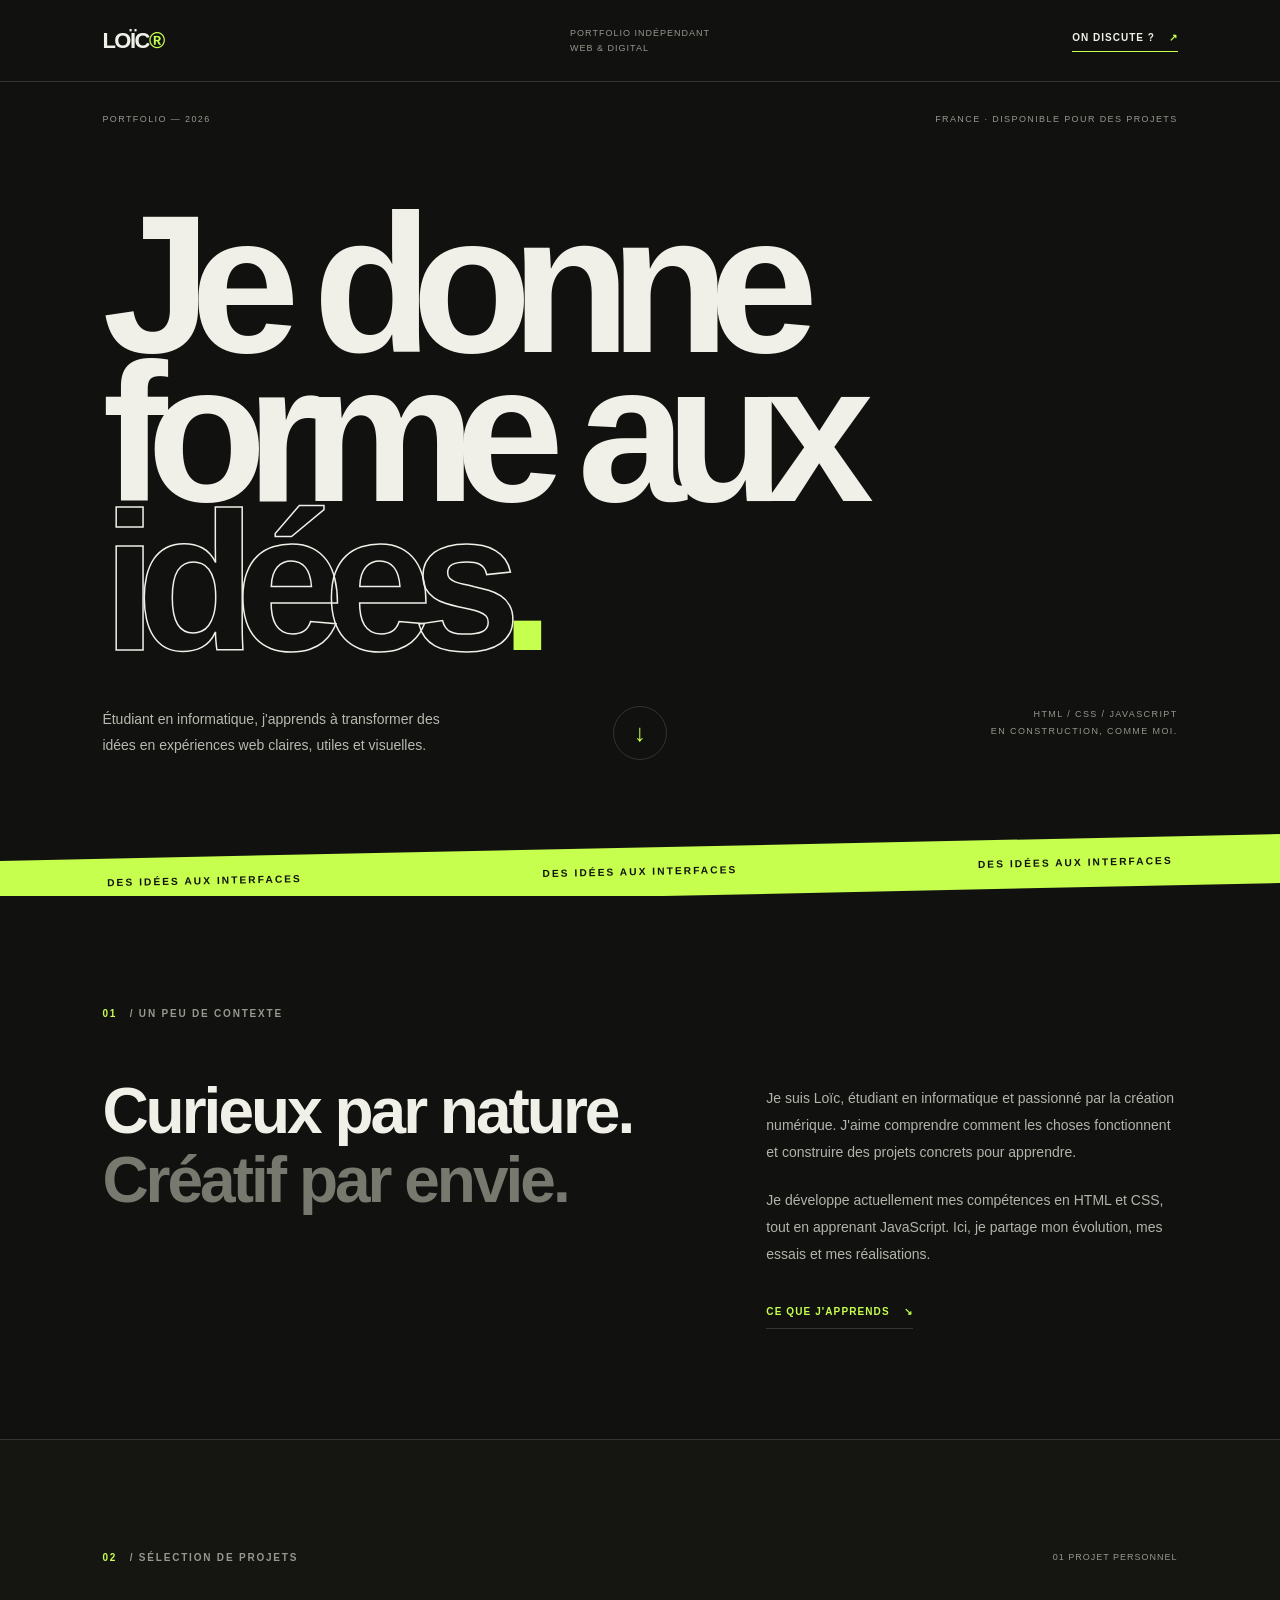
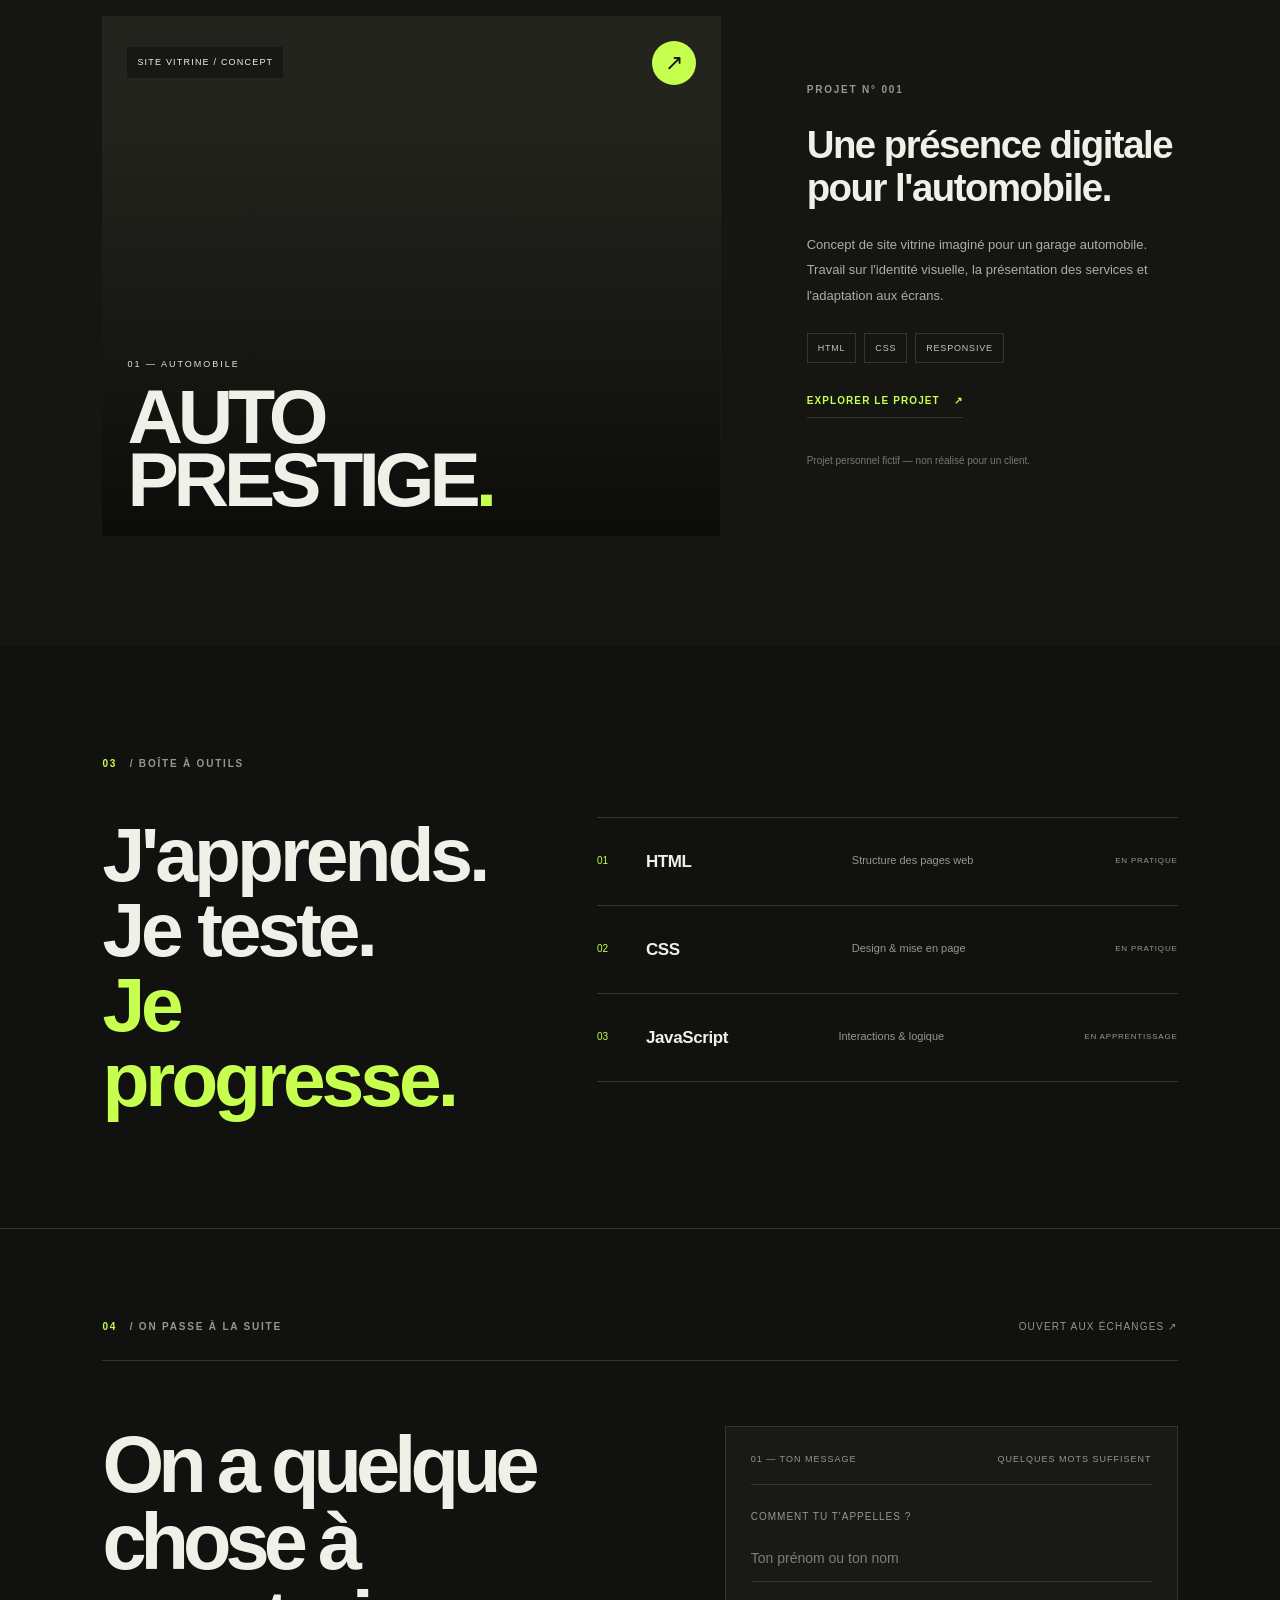
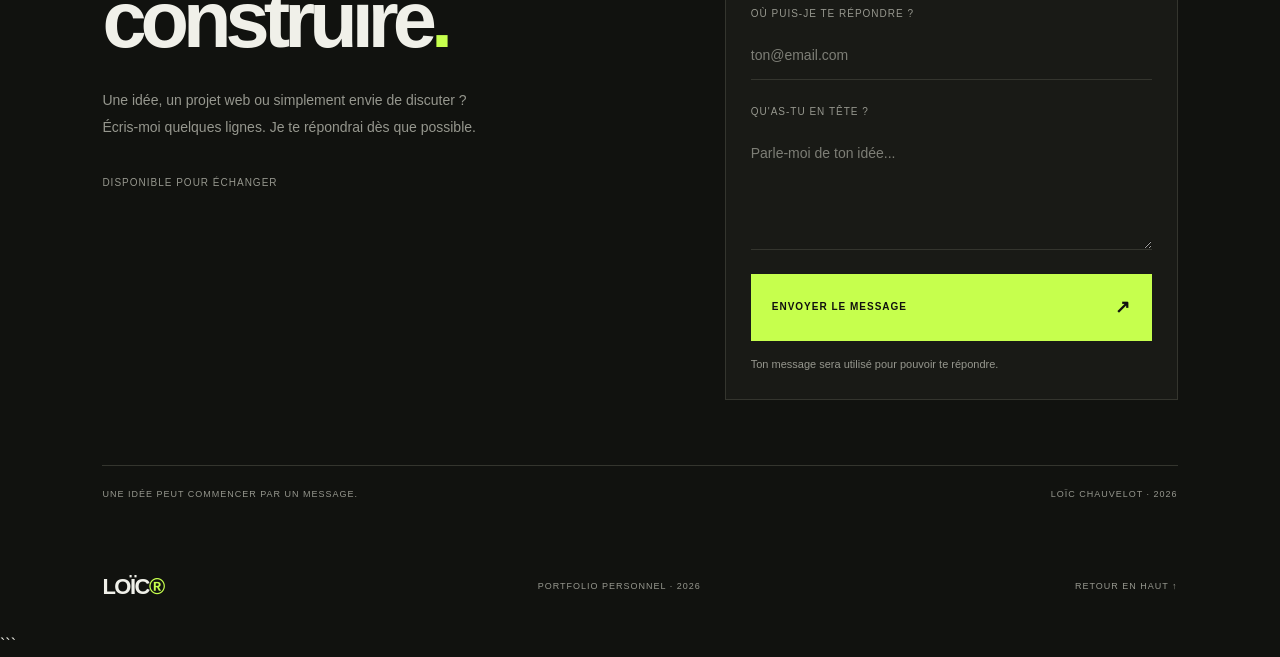
<file: index.html>
<!DOCTYPE html>
<html lang="fr">

<head>
    <meta charset="UTF-8">
    <meta name="viewport" content="width=device-width, initial-scale=1.0">
    <meta name="description" content="Portfolio de Loïc Chauvelot — création web et projets digitaux.">

    <title>Loïc Chauvelot — Creative Developer</title>
    <link rel="stylesheet" href="style.css">
</head>

<body>

    <header class="header">
        <a class="wordmark" href="#home">LOÏC<span>®</span></a>

        <p class="header-note">PORTFOLIO INDÉPENDANT<br>WEB & DIGITAL</p>

        <a class="menu-link" href="#contact">
            ON DISCUTE ? <span>↗</span>
        </a>
    </header>

    <main>

        <!-- INTRODUCTION -->

        <section class="hero" id="home">
            <div class="hero-topline">
                <span>PORTFOLIO — 2026</span>
                <span>FRANCE · DISPONIBLE POUR DES PROJETS</span>
            </div>

            <h1>
                Je donne<br>
                forme aux<br>
                <span class="outline-text">idées<span class="acid">.</span></span>
            </h1>

            <div class="hero-bottom">
                <p class="hero-description">
                    Étudiant en informatique, j'apprends à transformer
                    des idées en expériences web claires, utiles et visuelles.
                </p>

                <a href="#projets" class="round-link" aria-label="Découvrir mes projets">
                    <span>↓</span>
                </a>

                <p class="hero-index">HTML / CSS / JAVASCRIPT<br>EN CONSTRUCTION, COMME MOI.</p>
            </div>

            <div class="hero-stripe" aria-hidden="true">
                <span>DES IDÉES AUX INTERFACES</span>
                <span>DES IDÉES AUX INTERFACES</span>
                <span>DES IDÉES AUX INTERFACES</span>
            </div>
        </section>


        <!-- INTRO PERSONNELLE -->

        <section class="intro-section section-pad" id="apropos">
            <p class="eyebrow"><span>01</span> / UN PEU DE CONTEXTE</p>

            <div class="intro-grid">
                <h2>
                    Curieux par nature.<br>
                    <span class="muted">Créatif par envie.</span>
                </h2>

                <div class="intro-copy">
                    <p>
                        Je suis Loïc, étudiant en informatique et passionné
                        par la création numérique. J'aime comprendre comment
                        les choses fonctionnent et construire des projets
                        concrets pour apprendre.
                    </p>

                    <p>
                        Je développe actuellement mes compétences en HTML
                        et CSS, tout en apprenant JavaScript. Ici, je partage
                        mon évolution, mes essais et mes réalisations.
                    </p>

                    <a class="text-link" href="#competences">
                        CE QUE J'APPRENDS <span>↘</span>
                    </a>
                </div>
            </div>
        </section>


        <!-- PROJETS -->

        <section class="projects section-pad" id="projets">
            <div class="section-head">
                <p class="eyebrow"><span>02</span> / SÉLECTION DE PROJETS</p>
                <p class="section-count">01 PROJET PERSONNEL</p>
            </div>

            <div class="project-layout">

                <a class="project-visual" href="auto-prestige/index.html">
                    <div class="project-image"></div>

                    <div class="project-overlay">
                        <span class="project-label">SITE VITRINE / CONCEPT</span>
                        <span class="project-arrow">↗</span>
                    </div>

                    <div class="project-title">
                        <span>01 — AUTOMOBILE</span>
                        <h3>AUTO<br>PRESTIGE<span>.</span></h3>
                    </div>
                </a>

                <div class="project-details">
                    <p class="eyebrow">PROJET N° 001</p>

                    <h3>Une présence digitale<br>pour l'automobile.</h3>

                    <p>
                        Concept de site vitrine imaginé pour un garage automobile.
                        Travail sur l'identité visuelle, la présentation des services
                        et l'adaptation aux écrans.
                    </p>

                    <div class="tag-list">
                        <span>HTML</span>
                        <span>CSS</span>
                        <span>RESPONSIVE</span>
                    </div>

                    <a class="text-link" href="auto-prestige/index.html">
                        EXPLORER LE PROJET <span>↗</span>
                    </a>

                    <p class="disclaimer">
                        Projet personnel fictif — non réalisé pour un client.
                    </p>
                </div>

            </div>
        </section>


        <!-- COMPÉTENCES -->

        <section class="skills section-pad" id="competences">
            <p class="eyebrow"><span>03</span> / BOÎTE À OUTILS</p>

            <div class="skills-layout">
                <h2>
                    J'apprends.<br>
                    Je teste.<br>
                    <span class="acid">Je progresse.</span>
                </h2>

                <div class="skills-list">
                    <div class="skill-row">
                        <span class="skill-no">01</span>
                        <h3>HTML</h3>
                        <p>Structure des pages web</p>
                        <span class="skill-status">EN PRATIQUE</span>
                    </div>

                    <div class="skill-row">
                        <span class="skill-no">02</span>
                        <h3>CSS</h3>
                        <p>Design & mise en page</p>
                        <span class="skill-status">EN PRATIQUE</span>
                    </div>

                    <div class="skill-row">
                        <span class="skill-no">03</span>
                        <h3>JavaScript</h3>
                        <p>Interactions & logique</p>
                        <span class="skill-status">EN APPRENTISSAGE</span>
                    </div>
                </div>
            </div>
        </section>


<!-- CONTACT -->

<section class="contact section-pad" id="contact">

    <div class="contact-heading">
        <p class="eyebrow"><span>04</span> / ON PASSE À LA SUITE</p>
        <span class="contact-index">OUVERT AUX ÉCHANGES ↗</span>
    </div>

    <div class="contact-layout">

        <div class="contact-intro">
            <h2>
                On a quelque<br>
                chose à <span>construire<span class="acid">.</span></span>
            </h2>

            <p class="contact-description">
                Une idée, un projet web ou simplement envie de discuter ?
                Écris-moi quelques lignes. Je te répondrai dès que possible.
            </p>

            <div class="contact-note">
                <span class="contact-status"></span>
                <span>DISPONIBLE POUR ÉCHANGER</span>
            </div>
        </div>

        <form class="contact-form"
              action="https://formspree.io/f/xaeqjpzr"
              method="POST">

            <div class="form-topline">
                <span>01 — TON MESSAGE</span>
                <span>QUELQUES MOTS SUFFISENT</span>
            </div>

            <div class="form-field">
                <label for="contact-name">COMMENT TU T'APPELLES ?</label>
                <input
                    type="text"
                    id="contact-name"
                    name="name"
                    placeholder="Ton prénom ou ton nom"
                    autocomplete="name"
                    required
                >
            </div>

            <div class="form-field">
                <label for="contact-email">OÙ PUIS-JE TE RÉPONDRE ?</label>
                <input
                    type="email"
                    id="contact-email"
                    name="email"
                    placeholder="ton@email.com"
                    autocomplete="email"
                    required
                >
            </div>

            <div class="form-field">
                <label for="contact-message">QU'AS-TU EN TÊTE ?</label>
                <textarea
                    id="contact-message"
                    name="message"
                    placeholder="Parle-moi de ton idée..."
                    rows="4"
                    required
                ></textarea>
            </div>

            <button class="contact-button" type="submit">
                <span>ENVOYER LE MESSAGE</span>
                <span class="contact-button-arrow">↗</span>
            </button>

            <p class="contact-privacy">
                Ton message sera utilisé pour pouvoir te répondre.
            </p>

        </form>

    </div>

    <div class="contact-bottomline">
        <span>UNE IDÉE PEUT COMMENCER PAR UN MESSAGE.</span>
        <span>LOÏC CHAUVELOT · 2026</span>
    </div>

</section>
    </main>


    <!-- PIED DE PAGE -->

    <footer class="footer">
        <a class="wordmark" href="#home">LOÏC<span>®</span></a>
        <p>PORTFOLIO PERSONNEL · 2026</p>
        <a href="#home" class="back-top">RETOUR EN HAUT ↑</a>
    </footer>

    <script src="script.js"></script>


</body>
</html>
```
</file>
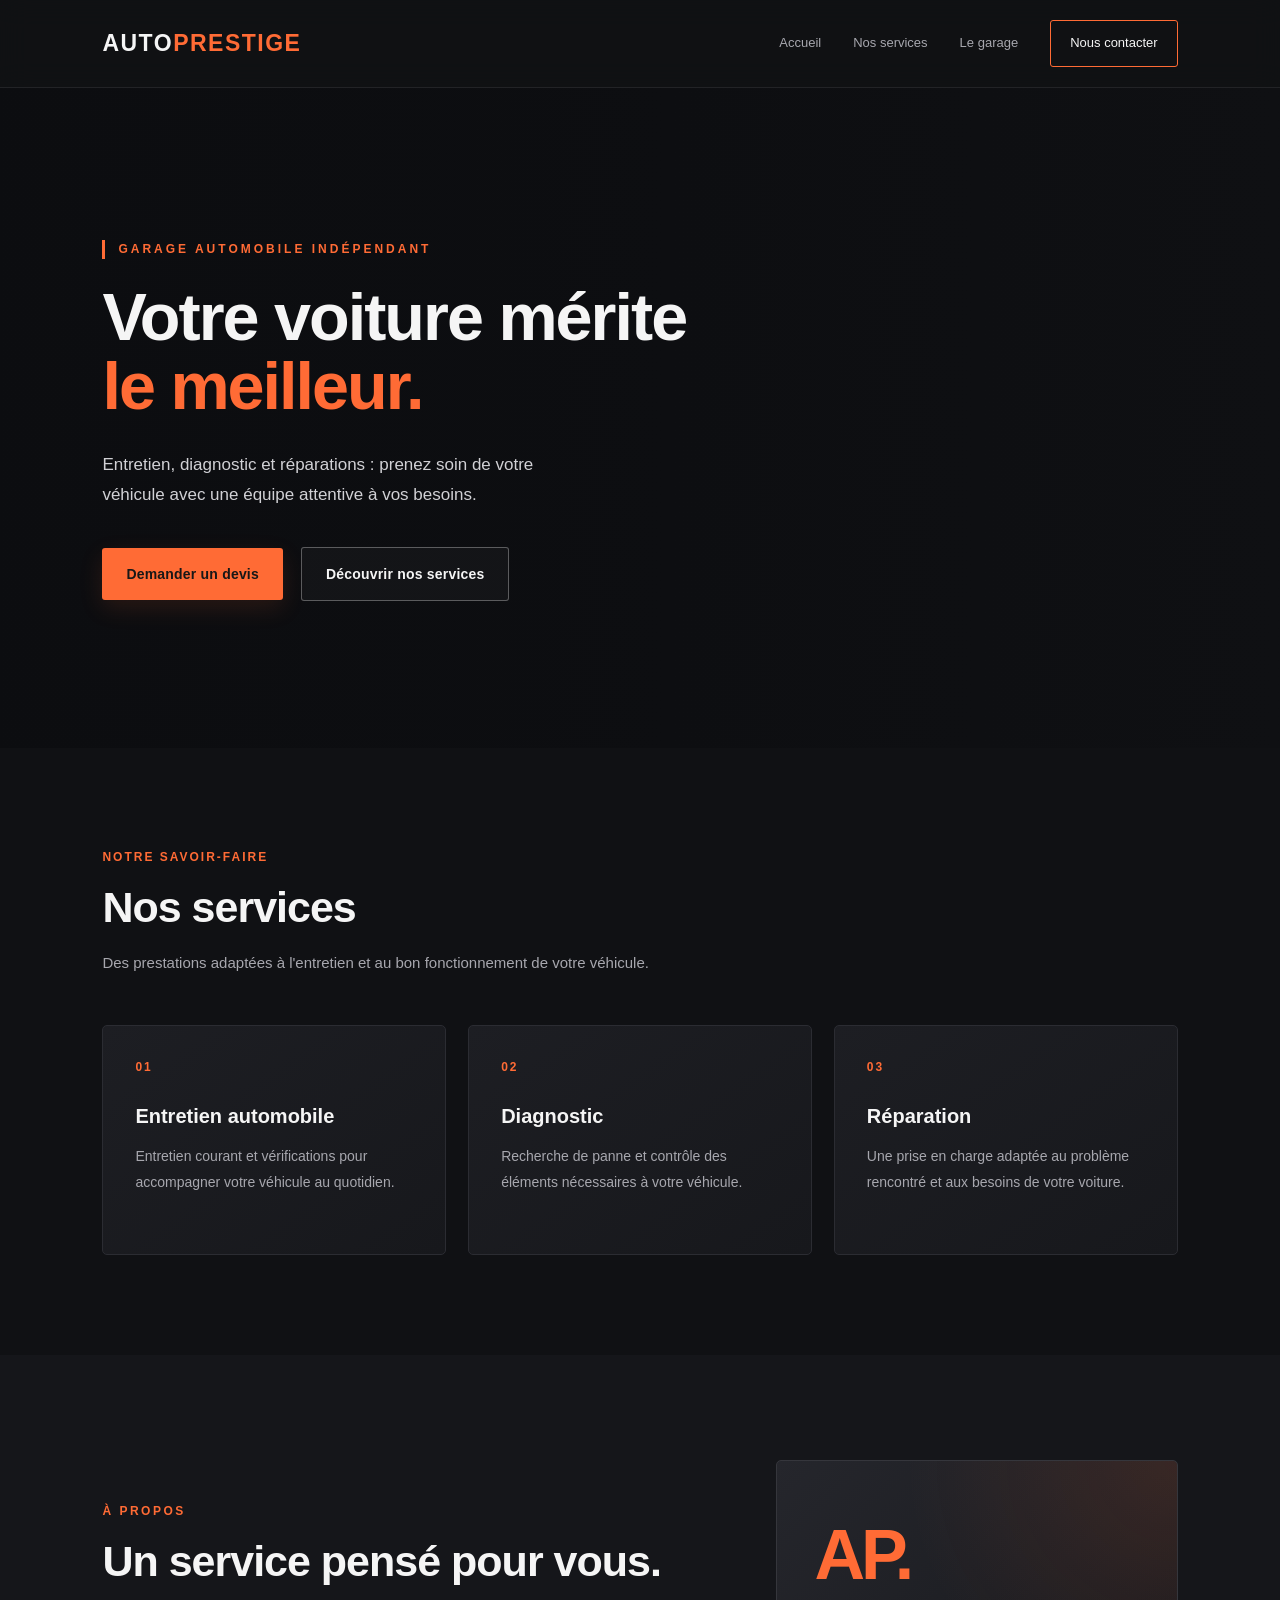
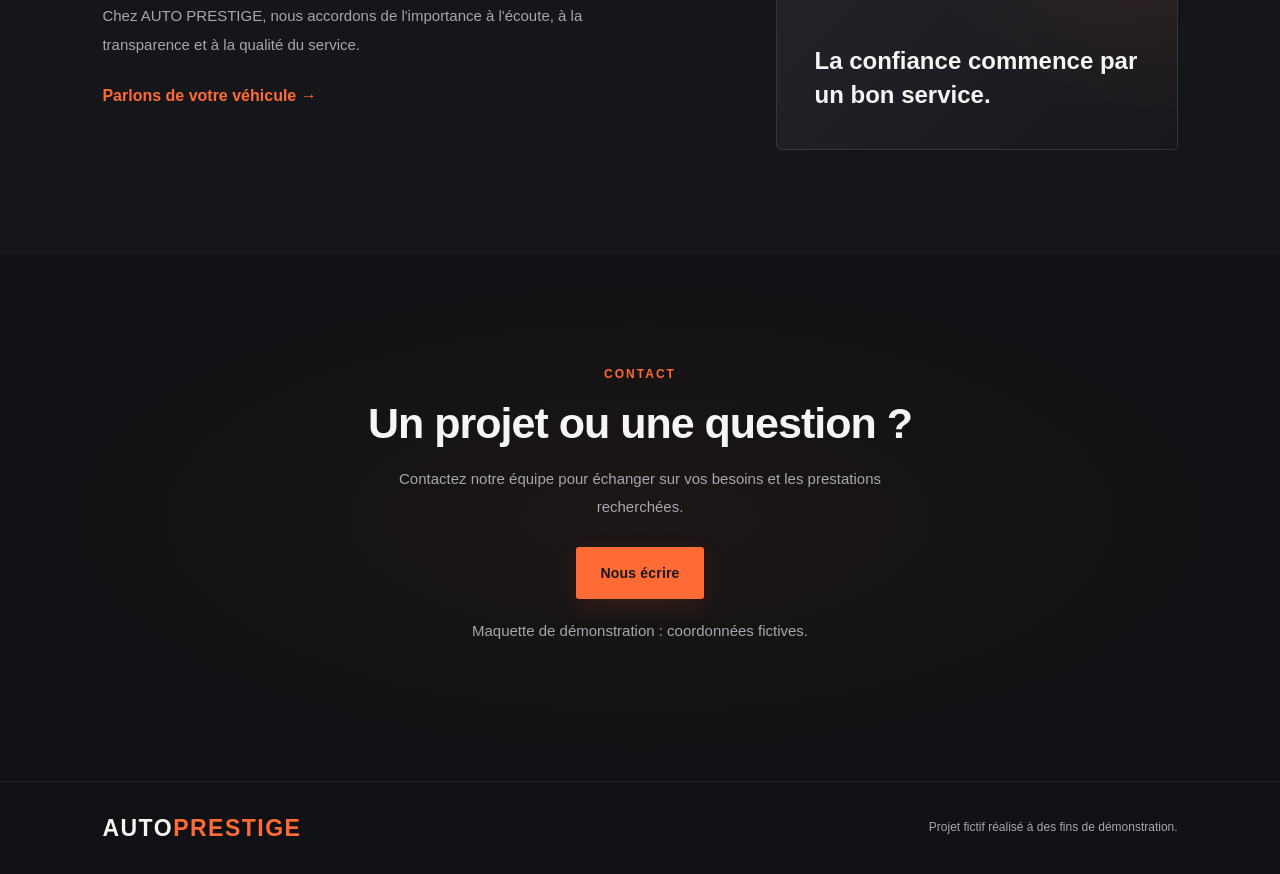
<file: auto-prestige/index.html>
<!DOCTYPE html>
<html lang="fr">
<head>
    <meta charset="UTF-8">
    <meta name="viewport" content="width=device-width, initial-scale=1.0">

    <title>AUTO PRESTIGE | Garage automobile</title>
    <meta name="description" content="AUTO PRESTIGE, garage automobile indépendant. Découvrez nos prestations et contactez notre équipe.">

    <link rel="stylesheet" href="style.css">
</head>

<body>

    <header class="header">
        <a href="#accueil" class="logo">
            AUTO<span>PRESTIGE</span>
        </a>

        <nav class="navigation">
            <a href="#accueil">Accueil</a>
            <a href="#services">Nos services</a>
            <a href="#apropos">Le garage</a>
            <a href="#contact" class="nav-button">Nous contacter</a>
        </nav>
    </header>

    <main>

        <section class="hero" id="accueil">
            <div class="hero-content">
                <p class="eyebrow">GARAGE AUTOMOBILE INDÉPENDANT</p>

                <h1>Votre voiture mérite<br>
                    <span>le meilleur.</span>
                </h1>

                <p class="hero-description">
                    Entretien, diagnostic et réparations :
                    prenez soin de votre véhicule avec une équipe
                    attentive à vos besoins.
                </p>

                <div class="hero-buttons">
                    <a href="#contact" class="button-primary">
                        Demander un devis
                    </a>

                    <a href="#services" class="button-secondary">
                        Découvrir nos services
                    </a>
                </div>
            </div>
        </section>

        <section class="services section" id="services">
            <div class="section-heading">
                <p class="eyebrow">NOTRE SAVOIR-FAIRE</p>
                <h2>Nos services</h2>
                <p>
                    Des prestations adaptées à l'entretien
                    et au bon fonctionnement de votre véhicule.
                </p>
            </div>

            <div class="services-grid">

                <article class="service-card">
                    <div class="service-number">01</div>
                    <h3>Entretien automobile</h3>
                    <p>
                        Entretien courant et vérifications
                        pour accompagner votre véhicule au quotidien.
                    </p>
                </article>

                <article class="service-card">
                    <div class="service-number">02</div>
                    <h3>Diagnostic</h3>
                    <p>
                        Recherche de panne et contrôle des
                        éléments nécessaires à votre véhicule.
                    </p>
                </article>

                <article class="service-card">
                    <div class="service-number">03</div>
                    <h3>Réparation</h3>
                    <p>
                        Une prise en charge adaptée au problème
                        rencontré et aux besoins de votre voiture.
                    </p>
                </article>

            </div>
        </section>

        <section class="about section" id="apropos">
            <div class="about-content">
                <p class="eyebrow">À PROPOS</p>
                <h2>Un service pensé pour vous.</h2>
                <p>
                    Chez AUTO PRESTIGE, nous accordons de
                    l'importance à l'écoute, à la transparence
                    et à la qualité du service.
                </p>
                <a href="#contact" class="text-link">
                    Parlons de votre véhicule →
                </a>
            </div>

            <div class="about-panel">
                <span class="panel-symbol">AP.</span>
                <p>La confiance commence par un bon service.</p>
            </div>
        </section>

        <section class="contact section" id="contact">
            <p class="eyebrow">CONTACT</p>
            <h2>Un projet ou une question ?</h2>
            <p>
                Contactez notre équipe pour échanger sur
                vos besoins et les prestations recherchées.
            </p>

            <!-- Coordonnées fictives : à remplacer avant toute publication -->
            <a href="mailto:contact@example.com" class="button-primary">
                Nous écrire
            </a>

            <p class="demo-note">
                Maquette de démonstration : coordonnées fictives.
            </p>
        </section>

    </main>

    <footer class="footer">
        <a href="#accueil" class="logo">
            AUTO<span>PRESTIGE</span>
        </a>
        <p>Projet fictif réalisé à des fins de démonstration.</p>
    </footer>

</body>
</html>
</file>
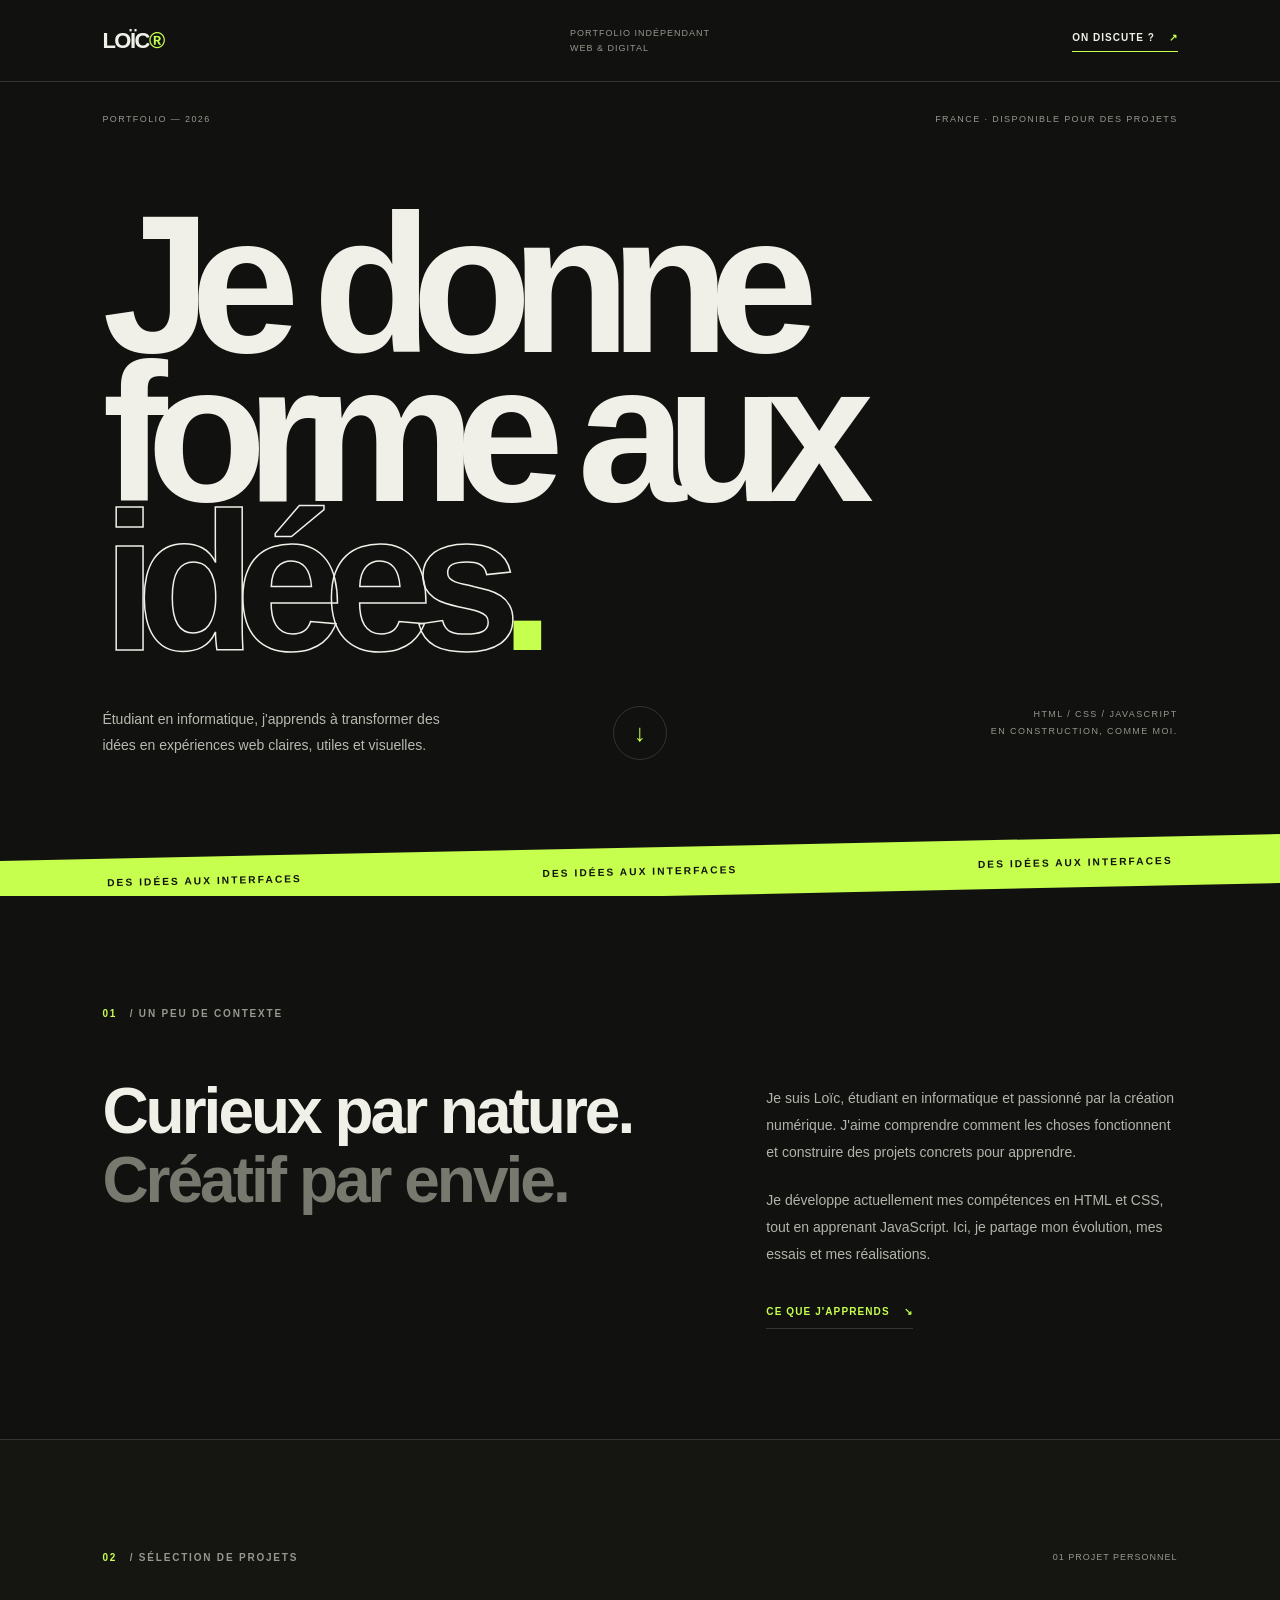
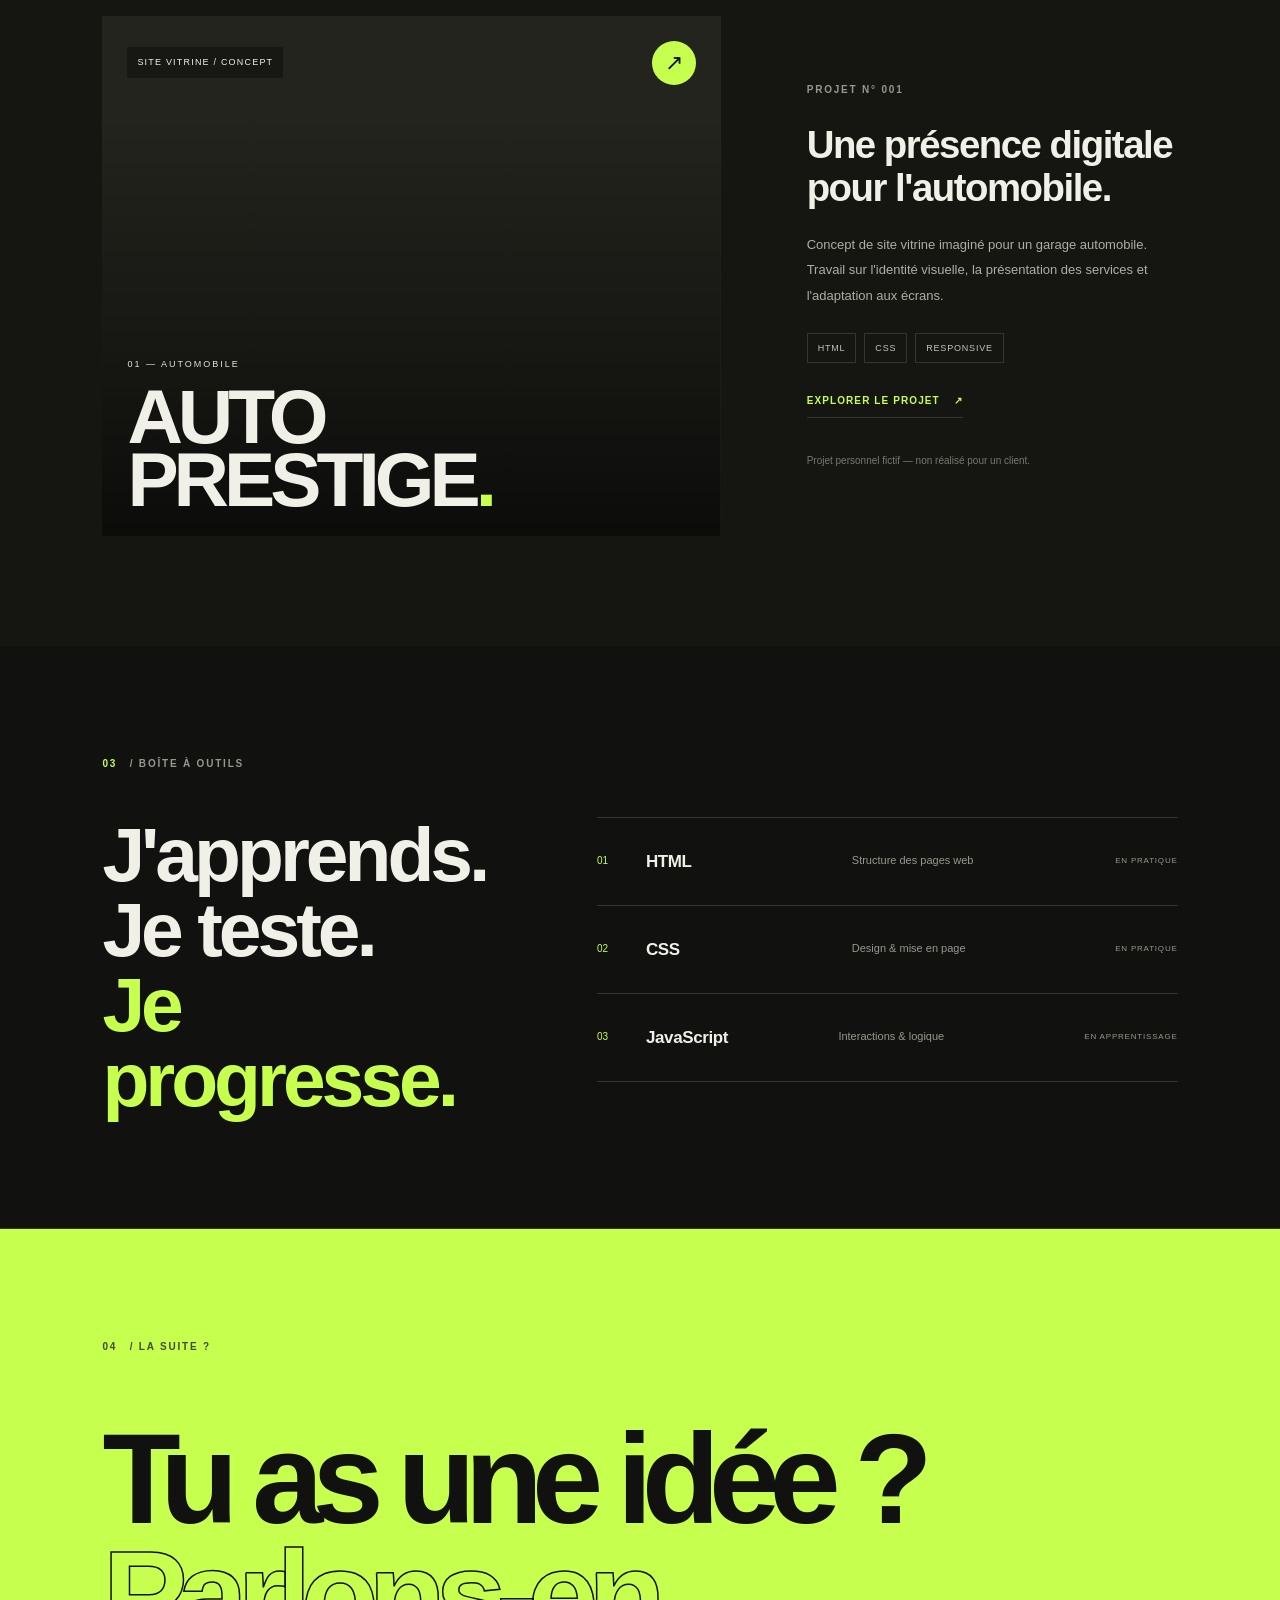
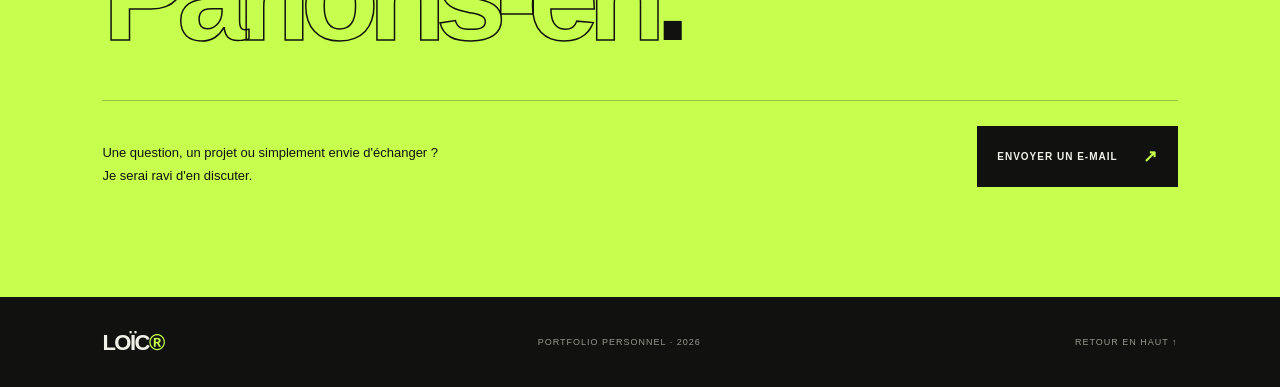
<file: index1.html>
<!DOCTYPE html>
<html lang="fr">
<head>
    <meta charset="UTF-8">
    <meta name="viewport" content="width=device-width, initial-scale=1.0">
    <meta name="description" content="Portfolio de Loïc Chauvelot — création web et projets digitaux.">

    <title>Loïc Chauvelot — Creative Developer</title>
    <link rel="stylesheet" href="style1.css">
</head>

<body>

    <header class="header">
        <a class="wordmark" href="#home">LOÏC<span>®</span></a>

        <p class="header-note">PORTFOLIO INDÉPENDANT<br>WEB & DIGITAL</p>

        <a class="menu-link" href="#contact">
            ON DISCUTE ? <span>↗</span>
        </a>
    </header>

    <main>

        <!-- INTRODUCTION -->

        <section class="hero" id="home">
            <div class="hero-topline">
                <span>PORTFOLIO — 2026</span>
                <span>FRANCE · DISPONIBLE POUR DES PROJETS</span>
            </div>

            <h1>
                Je donne<br>
                forme aux<br>
                <span class="outline-text">idées<span class="acid">.</span></span>
            </h1>

            <div class="hero-bottom">
                <p class="hero-description">
                    Étudiant en informatique, j'apprends à transformer
                    des idées en expériences web claires, utiles et visuelles.
                </p>

                <a href="#projets" class="round-link" aria-label="Découvrir mes projets">
                    <span>↓</span>
                </a>

                <p class="hero-index">HTML / CSS / JAVASCRIPT<br>EN CONSTRUCTION, COMME MOI.</p>
            </div>

            <div class="hero-stripe" aria-hidden="true">
                <span>DES IDÉES AUX INTERFACES</span>
                <span>DES IDÉES AUX INTERFACES</span>
                <span>DES IDÉES AUX INTERFACES</span>
            </div>
        </section>


        <!-- INTRO PERSONNELLE -->

        <section class="intro-section section-pad" id="apropos">
            <p class="eyebrow"><span>01</span> / UN PEU DE CONTEXTE</p>

            <div class="intro-grid">
                <h2>
                    Curieux par nature.<br>
                    <span class="muted">Créatif par envie.</span>
                </h2>

                <div class="intro-copy">
                    <p>
                        Je suis Loïc, étudiant en informatique et passionné
                        par la création numérique. J'aime comprendre comment
                        les choses fonctionnent et construire des projets
                        concrets pour apprendre.
                    </p>

                    <p>
                        Je développe actuellement mes compétences en HTML
                        et CSS, tout en apprenant JavaScript. Ici, je partage
                        mon évolution, mes essais et mes réalisations.
                    </p>

                    <a class="text-link" href="#competences">
                        CE QUE J'APPRENDS <span>↘</span>
                    </a>
                </div>
            </div>
        </section>


        <!-- PROJETS -->

        <section class="projects section-pad" id="projets">
            <div class="section-head">
                <p class="eyebrow"><span>02</span> / SÉLECTION DE PROJETS</p>
                <p class="section-count">01 PROJET PERSONNEL</p>
            </div>

            <div class="project-layout">

                <a class="project-visual" href="auto-prestige/index.html">
                    <div class="project-image"></div>

                    <div class="project-overlay">
                        <span class="project-label">SITE VITRINE / CONCEPT</span>
                        <span class="project-arrow">↗</span>
                    </div>

                    <div class="project-title">
                        <span>01 — AUTOMOBILE</span>
                        <h3>AUTO<br>PRESTIGE<span>.</span></h3>
                    </div>
                </a>

                <div class="project-details">
                    <p class="eyebrow">PROJET N° 001</p>

                    <h3>Une présence digitale<br>pour l'automobile.</h3>

                    <p>
                        Concept de site vitrine imaginé pour un garage automobile.
                        Travail sur l'identité visuelle, la présentation des services
                        et l'adaptation aux écrans.
                    </p>

                    <div class="tag-list">
                        <span>HTML</span>
                        <span>CSS</span>
                        <span>RESPONSIVE</span>
                    </div>

                    <a class="text-link" href="auto-prestige/index.html">
                        EXPLORER LE PROJET <span>↗</span>
                    </a>

                    <p class="disclaimer">
                        Projet personnel fictif — non réalisé pour un client.
                    </p>
                </div>

            </div>
        </section>


        <!-- COMPÉTENCES -->

        <section class="skills section-pad" id="competences">
            <p class="eyebrow"><span>03</span> / BOÎTE À OUTILS</p>

            <div class="skills-layout">
                <h2>
                    J'apprends.<br>
                    Je teste.<br>
                    <span class="acid">Je progresse.</span>
                </h2>

                <div class="skills-list">
                    <div class="skill-row">
                        <span class="skill-no">01</span>
                        <h3>HTML</h3>
                        <p>Structure des pages web</p>
                        <span class="skill-status">EN PRATIQUE</span>
                    </div>

                    <div class="skill-row">
                        <span class="skill-no">02</span>
                        <h3>CSS</h3>
                        <p>Design & mise en page</p>
                        <span class="skill-status">EN PRATIQUE</span>
                    </div>

                    <div class="skill-row">
                        <span class="skill-no">03</span>
                        <h3>JavaScript</h3>
                        <p>Interactions & logique</p>
                        <span class="skill-status">EN APPRENTISSAGE</span>
                    </div>
                </div>
            </div>
        </section>


        <!-- CONTACT -->

        <section class="contact section-pad" id="contact">
            <p class="eyebrow"><span>04</span> / LA SUITE ?</p>

            <h2>
                Tu as une idée ?<br>
                <span>Parlons-en<span class="acid">.</span></span>
            </h2>

            <div class="contact-bottom">
                <p>
                    Une question, un projet ou simplement envie d'échanger ?
                    Je serai ravi d'en discuter.
                </p>

                <!-- Remplace cette adresse par ton adresse réelle -->
                <a class="contact-button" href="mailto:tonadresse@email.com">
                    ENVOYER UN E-MAIL <span>↗</span>
                </a>
            </div>
        </section>

    </main>


    <footer class="footer">
        <a class="wordmark" href="#home">LOÏC<span>®</span></a>
        <p>PORTFOLIO PERSONNEL · 2026</p>
        <a href="#home" class="back-top">RETOUR EN HAUT ↑</a>
    </footer>

</body>
</html>
</file>
<file: style.css>
/* =========================
   01 — DIRECTION ARTISTIQUE
========================= */

:root {
    --bg: #11120f;
    --panel: #191a16;
    --text: #f0f0e9;
    --muted: #96978e;
    --acid: #c6ff4d;
    --line: #34352e;
}

* {
    margin: 0;
    padding: 0;
    box-sizing: border-box;
}

html {
    scroll-behavior: smooth;
    scroll-padding-top: 90px;
}

body {
    background: var(--bg);
    color: var(--text);
    font-family: Arial, Helvetica, sans-serif;
    line-height: 1.6;
    overflow-x: hidden;
}

a {
    color: inherit;
    text-decoration: none;
}

button,
input,
textarea {
    font: inherit;
}

::selection {
    color: var(--bg);
    background: var(--acid);
}

.acid {
    color: var(--acid);
}

.section-pad {
    padding: 110px 8%;
}

.eyebrow {
    color: var(--muted);
    font-size: 10px;
    font-weight: 700;
    letter-spacing: 1.8px;
}

.eyebrow span {
    color: var(--acid);
    margin-right: 8px;
}


/* =========================
   02 — HEADER
========================= */

.header {
    min-height: 82px;
    padding: 20px 8%;
    display: grid;
    grid-template-columns: 1fr 1fr 1fr;
    align-items: center;
    border-bottom: 1px solid var(--line);
}

.wordmark {
    width: fit-content;
    font-size: 22px;
    font-weight: 900;
    letter-spacing: -1.5px;
}

.wordmark span {
    color: var(--acid);
}

.header-note {
    justify-self: center;
    color: var(--muted);
    font-size: 9px;
    line-height: 1.6;
    letter-spacing: 1px;
}

.menu-link {
    justify-self: end;
    padding-bottom: 5px;
    border-bottom: 1px solid var(--acid);
    font-size: 10px;
    font-weight: 700;
    letter-spacing: 1px;
}

.menu-link span {
    margin-left: 10px;
    color: var(--acid);
    transition: transform 0.2s;
}

.menu-link:hover span {
    display: inline-block;
    transform: translate(3px, -3px);
}


/* =========================
   03 — HERO
========================= */

.hero {
    position: relative;
    padding: 30px 8% 0;
    overflow: hidden;
}

.hero-topline {
    display: flex;
    justify-content: space-between;
    gap: 20px;
    color: var(--muted);
    font-size: 9px;
    letter-spacing: 1.4px;
}

.hero h1 {
    position: relative;
    z-index: 2;
    margin-top: 85px;
    font-size: clamp(100px, 15.3vw, 220px);
    line-height: 0.76;
    letter-spacing: -0.105em;
    font-weight: 900;
    animation: title-in 0.8s ease both;
}

.outline-text {
    color: transparent;
    -webkit-text-stroke: 1.5px var(--text);
}

.hero h1 .acid {
    -webkit-text-stroke: 0;
}

.hero-bottom {
    position: relative;
    z-index: 3;
    min-height: 190px;
    padding-top: 48px;
    display: grid;
    grid-template-columns: 1fr auto 1fr;
    align-items: start;
    gap: 30px;
}

.hero-description {
    max-width: 340px;
    color: #b8b9b0;
    font-size: 14px;
    line-height: 1.9;
}

.round-link {
    width: 54px;
    height: 54px;
    display: grid;
    place-items: center;
    border: 1px solid var(--line);
    border-radius: 50%;
    color: var(--acid);
    font-size: 24px;
    transition: color 0.25s, background 0.25s,
                transform 0.25s, border-color 0.25s;
}

.round-link:hover {
    color: var(--bg);
    background: var(--acid);
    border-color: var(--acid);
    transform: translateY(4px);
}

.hero-index {
    justify-self: end;
    color: var(--muted);
    font-size: 9px;
    line-height: 1.9;
    letter-spacing: 1.4px;
    text-align: right;
}

.hero-stripe {
    width: calc(100% + 16.8%);
    margin-left: -8.4%;
    min-height: 48px;
    display: flex;
    justify-content: space-around;
    align-items: center;
    gap: 25px;
    overflow: hidden;
    color: var(--bg);
    background: var(--acid);
    transform: rotate(-1.2deg) scale(1.02);
}

.hero-stripe span {
    flex-shrink: 0;
    font-size: 10px;
    font-weight: 900;
    letter-spacing: 2px;
}


/* =========================
   04 — INTRODUCTION
========================= */

.intro-section {
    border-bottom: 1px solid var(--line);
}

.intro-grid {
    display: grid;
    grid-template-columns: 1.15fr 0.85fr;
    gap: 10%;
    margin-top: 55px;
}

.intro-grid h2 {
    font-size: clamp(38px, 5vw, 65px);
    line-height: 1.08;
    letter-spacing: -3px;
}

.muted {
    color: #77796f;
}

.intro-copy {
    padding-top: 8px;
}

.intro-copy p {
    max-width: 470px;
    margin-bottom: 20px;
    color: #b2b3aa;
    font-size: 14px;
    line-height: 1.95;
}

.text-link {
    display: inline-flex;
    align-items: center;
    gap: 14px;
    margin-top: 15px;
    padding-bottom: 8px;
    color: var(--acid);
    border-bottom: 1px solid var(--line);
    font-size: 10px;
    font-weight: 700;
    letter-spacing: 1.1px;
}

.text-link span {
    transition: transform 0.2s;
}

.text-link:hover span {
    transform: translate(3px, 3px);
}


/* =========================
   05 — PROJETS
========================= */

.projects {
    background: #151611;
}

.section-head {
    display: flex;
    justify-content: space-between;
    align-items: center;
    gap: 20px;
}

.section-count {
    color: var(--muted);
    font-size: 9px;
    letter-spacing: 1px;
}

.project-layout {
    display: grid;
    grid-template-columns: 1.25fr 0.75fr;
    align-items: center;
    gap: 8%;
    margin-top: 50px;
}

.project-visual {
    position: relative;
    min-height: 520px;
    display: flex;
    flex-direction: column;
    justify-content: space-between;
    padding: 25px;
    overflow: hidden;
    background: #25251f;
    isolation: isolate;
}

.project-image {
    position: absolute;
    z-index: -2;
    inset: 0;
    background-image:
        linear-gradient(
            180deg,
            rgba(9, 10, 8, 0.05) 20%,
            rgba(9, 10, 8, 0.9) 100%
        ),
        url("https://images.unsplash.com/photo-1492144534655-ae79c964c9d7?auto=format&fit=crop&w=1500&q=85");
    background-size: cover;
    background-position: center;
    transition: transform 0.7s cubic-bezier(.2, .7, .2, 1);
}

.project-visual:hover .project-image {
    transform: scale(1.045);
}

.project-overlay {
    display: flex;
    justify-content: space-between;
    align-items: center;
}

.project-label {
    padding: 8px 10px;
    color: var(--text);
    background: rgba(17, 18, 15, 0.65);
    backdrop-filter: blur(8px);
    font-size: 9px;
    letter-spacing: 1.2px;
}

.project-arrow {
    width: 44px;
    height: 44px;
    display: grid;
    place-items: center;
    color: var(--bg);
    background: var(--acid);
    border-radius: 50%;
    font-size: 22px;
    transition: transform 0.25s;
}

.project-visual:hover .project-arrow {
    transform: rotate(45deg);
}

.project-title > span {
    color: #e4e4dc;
    font-size: 9px;
    letter-spacing: 2px;
}

.project-title h3 {
    margin-top: 10px;
    font-size: clamp(50px, 6vw, 82px);
    font-weight: 900;
    line-height: 0.82;
    letter-spacing: -5px;
}

.project-title h3 span {
    color: var(--acid);
}

.project-details {
    padding: 25px 0;
}

.project-details > h3 {
    margin-top: 25px;
    font-size: clamp(28px, 3vw, 40px);
    line-height: 1.13;
    letter-spacing: -1.5px;
}

.project-details > p:not(.eyebrow):not(.disclaimer) {
    margin-top: 22px;
    color: #adaea4;
    font-size: 13px;
    line-height: 1.95;
}

.tag-list {
    display: flex;
    flex-wrap: wrap;
    gap: 8px;
    margin-top: 25px;
}

.tag-list span {
    padding: 7px 10px;
    border: 1px solid var(--line);
    color: #c3c4ba;
    font-size: 9px;
    letter-spacing: 0.8px;
}

.project-details .text-link {
    margin-top: 30px;
}

.disclaimer {
    margin-top: 35px;
    color: #77796f;
    font-size: 10px;
}


/* =========================
   06 — COMPÉTENCES
========================= */

.skills-layout {
    display: grid;
    grid-template-columns: 0.8fr 1.2fr;
    gap: 10%;
    margin-top: 45px;
}

.skills-layout > h2 {
    font-size: clamp(44px, 6vw, 78px);
    line-height: 0.98;
    letter-spacing: -4px;
}

.skills-list {
    border-top: 1px solid var(--line);
}

.skill-row {
    min-height: 88px;
    display: grid;
    grid-template-columns: 35px 1fr 1.3fr auto;
    align-items: center;
    gap: 14px;
    border-bottom: 1px solid var(--line);
    transition: padding 0.25s, background 0.25s;
}

.skill-row:hover {
    padding-left: 10px;
    background: rgba(255, 255, 255, 0.018);
}

.skill-no {
    color: var(--acid);
    font-size: 10px;
}

.skill-row h3 {
    font-size: 17px;
    letter-spacing: -0.4px;
}

.skill-row p {
    color: var(--muted);
    font-size: 11px;
}

.skill-status {
    color: var(--muted);
    font-size: 8px;
    letter-spacing: 0.8px;
}


/* =========================
   07 — CONTACT
========================= */

.contact {
    position: relative;
    overflow: hidden;
    padding-top: 90px;
    padding-bottom: 40px;
    border-top: 1px solid var(--line);
    background: var(--bg);
    color: var(--text);
}

.contact-heading {
    display: flex;
    justify-content: space-between;
    align-items: center;
    gap: 20px;
    padding-bottom: 25px;
    border-bottom: 1px solid var(--line);
}

.contact-heading .eyebrow {
    color: var(--muted);
}

.contact-heading .eyebrow span {
    color: var(--acid);
}

.contact-index {
    color: var(--muted);
    font-size: 10px;
    letter-spacing: 1.2px;
    text-align: right;
}

.contact-layout {
    display: grid;
    grid-template-columns: minmax(0, 1fr) minmax(0, 0.85fr);
    align-items: start;
    gap: clamp(35px, 7vw, 100px);
    padding: 65px 0;
}

.contact-intro {
    min-width: 0;
}

.contact-intro h2 {
    margin: 0;
    font-size: clamp(44px, 6.2vw, 82px);
    line-height: 0.98;
    letter-spacing: -0.075em;
    font-weight: 600;
    overflow-wrap: anywhere;
}

.contact-intro h2 > span {
    color: var(--text);
}

.contact-intro h2 .acid {
    color: var(--acid);
}

.contact-description {
    max-width: 390px;
    margin-top: 28px;
    color: var(--muted);
    font-size: 14px;
    line-height: 1.9;
}

.contact-note {
    display: flex;
    align-items: center;
    gap: 10px;
    margin-top: 35px;
    color: var(--muted);
    font-size: 10px;
    letter-spacing: 1px;
}

.contact-status {
    width: 7px;
    height: 7px;
    flex-shrink: 0;
    border-radius: 50%;
    background: var(--acid);
    box-shadow: 0 0 10px rgba(198, 255, 77, 0.2);
}

.contact-form {
    display: flex;
    flex-direction: column;
    gap: 24px;
    min-width: 0;
    padding: 25px;
    border: 1px solid var(--line);
    background: var(--panel);
}

.form-topline {
    display: flex;
    justify-content: space-between;
    gap: 12px;
    padding-bottom: 18px;
    border-bottom: 1px solid var(--line);
    color: var(--muted);
    font-size: 9px;
    line-height: 1.6;
    letter-spacing: 1px;
}

.form-topline span:last-child {
    text-align: right;
}

.form-field {
    display: flex;
    flex-direction: column;
    gap: 10px;
}

.form-field label {
    color: var(--muted);
    font-size: 10px;
    letter-spacing: 1px;
}

.contact-form input,
.contact-form textarea {
    display: block;
    width: 100%;
    padding: 12px 0;
    border: 0;
    border-bottom: 1px solid var(--line);
    border-radius: 0;
    outline: none;
    background: transparent;
    color: var(--text);
    font-family: inherit;
    font-size: 14px;
    transition: border-color 0.2s;
}

.contact-form textarea {
    min-height: 110px;
    resize: vertical;
    line-height: 1.7;
}

.contact-form input::placeholder,
.contact-form textarea::placeholder {
    color: var(--muted);
    opacity: 0.8;
}

.contact-form input:focus,
.contact-form textarea:focus {
    border-bottom-color: var(--acid);
}

.contact-button {
    display: flex;
    justify-content: space-between;
    align-items: center;
    gap: 20px;
    width: 100%;
    padding: 18px 20px;
    border: 1px solid var(--acid);
    border-radius: 0;
    background: var(--acid);
    color: var(--bg);
    font-family: inherit;
    font-size: 10px;
    font-weight: 700;
    letter-spacing: 1px;
    cursor: pointer;
    transition: background 0.2s, color 0.2s;
}

.contact-button .contact-button-arrow {
    color: var(--bg);
    font-size: 18px;
    transition: transform 0.2s;
}

.contact-button:hover {
    background: transparent;
    color: var(--acid);
}

.contact-button:hover .contact-button-arrow {
    color: var(--acid);
    transform: translate(3px, -3px);
}

.contact-privacy {
    margin-top: -10px;
    color: var(--muted);
    font-size: 11px;
    line-height: 1.7;
}

.contact-bottomline {
    display: flex;
    justify-content: space-between;
    gap: 20px;
    padding-top: 20px;
    border-top: 1px solid var(--line);
    color: var(--muted);
    font-size: 9px;
    line-height: 1.8;
    letter-spacing: 1px;
}


/* =========================
   08 — FOOTER
========================= */

.footer {
    min-height: 90px;
    padding: 22px 8%;
    display: flex;
    justify-content: space-between;
    align-items: center;
    gap: 20px;
}

.footer p,
.back-top {
    color: var(--muted);
    font-size: 9px;
    letter-spacing: 1px;
}

.back-top:hover {
    color: var(--acid);
}


/* =========================
   09 — ANIMATIONS
========================= */

@keyframes title-in {
    from {
        opacity: 0;
        transform: translateY(25px);
    }

    to {
        opacity: 1;
        transform: translateY(0);
    }
}


/* =========================
   10 — TABLETTES
========================= */

@media (max-width: 950px) {
    .hero h1 {
        font-size: clamp(95px, 15vw, 150px);
    }

    .hero-decoration {
        display: none;
    }

    .intro-grid {
        gap: 6%;
    }

    .project-layout {
        grid-template-columns: 1fr 0.8fr;
        gap: 5%;
    }

    .project-visual {
        min-height: 440px;
    }

    .project-title h3 {
        font-size: 58px;
    }

    .skills-layout {
        grid-template-columns: 1fr;
        gap: 45px;
    }
}


/* =========================
   11 — MOBILES
========================= */

@media (max-width: 650px) {
    .section-pad {
        padding: 75px 22px;
    }

    .header {
        min-height: 72px;
        padding: 17px 22px;
        grid-template-columns: 1fr auto;
    }

    .header-note {
        display: none;
    }

    .wordmark {
        font-size: 21px;
    }

    .menu-link {
        font-size: 9px;
    }

    .hero {
        padding: 25px 22px 0;
    }

    .hero-topline {
        font-size: 8px;
        letter-spacing: 0.7px;
    }

    .hero-topline span:last-child {
        max-width: 130px;
        text-align: right;
    }

    .hero h1 {
        margin-top: 100px;
        font-size: clamp(77px, 17vw, 112px);
        line-height: 0.83;
        letter-spacing: -0.09em;
    }

    .outline-text {
        -webkit-text-stroke-width: 1px;
    }

    .hero-bottom {
        min-height: 205px;
        padding-top: 35px;
        grid-template-columns: 1fr auto;
        gap: 20px;
    }

    .hero-description {
        font-size: 12px;
    }

    .round-link {
        width: 44px;
        height: 44px;
        font-size: 20px;
    }

    .hero-index {
        grid-column: 1 / -1;
        justify-self: start;
        text-align: left;
        font-size: 8px;
    }

    .hero-stripe {
        min-height: 38px;
        gap: 25px;
    }

    .hero-stripe span {
        font-size: 8px;
    }

    .intro-grid {
        grid-template-columns: 1fr;
        gap: 30px;
        margin-top: 38px;
    }

    .intro-grid h2 {
        font-size: 42px;
        letter-spacing: -2px;
    }

    .intro-copy p {
        font-size: 13px;
    }

    .section-head {
        align-items: flex-start;
    }

    .section-count {
        font-size: 8px;
        text-align: right;
    }

    .project-layout {
        grid-template-columns: 1fr;
        gap: 25px;
        margin-top: 35px;
    }

    .project-visual {
        min-height: 440px;
        padding: 18px;
    }

    .project-title h3 {
        font-size: clamp(42px, 13vw, 60px);
        letter-spacing: -0.07em;
    }

    .project-details {
        padding: 15px 0 0;
    }

    .project-details > h3 {
        font-size: 32px;
    }

    .project-details > p:not(.eyebrow):not(.disclaimer) {
        font-size: 12px;
    }

    .disclaimer {
        margin-top: 24px;
    }

    .skills-layout {
        margin-top: 38px;
        gap: 35px;
    }

    .skills-layout > h2 {
        font-size: 54px;
        letter-spacing: -3px;
    }

    .skill-row {
        grid-template-columns: 24px 1fr auto;
        gap: 10px;
        padding: 15px 0;
    }

    .skill-row h3 {
        font-size: 16px;
    }

    .skill-row p {
        grid-column: 2;
        grid-row: 2;
    }

    .skill-status {
        grid-column: 3;
        grid-row: 1 / 3;
        max-width: 90px;
        text-align: right;
        line-height: 1.5;
    }

    /* Contact sur mobile */

    .contact {
        padding-top: 65px;
        padding-bottom: 30px;
    }

    .contact-heading {
        align-items: flex-start;
        gap: 15px;
    }

    .contact-index {
        max-width: 130px;
    }

    .contact-layout {
        grid-template-columns: 1fr;
        gap: 40px;
        padding: 45px 0;
    }

    .contact-intro h2 {
        font-size: clamp(43px, 11vw, 65px);
        letter-spacing: -0.06em;
    }

    .contact-description {
        margin-top: 22px;
    }

    .contact-note {
        margin-top: 25px;
    }

    .contact-form {
        gap: 22px;
        padding: 20px;
    }

    .form-topline {
        flex-direction: column;
        gap: 5px;
    }

    .form-topline span:last-child {
        text-align: left;
    }

    .contact-bottomline {
        flex-direction: column;
        gap: 8px;
    }

    .footer {
        padding: 25px 22px;
        flex-wrap: wrap;
    }

    .footer p {
        order: 3;
        width: 100%;
    }
}


/* =========================
   12 — PETITS ÉCRANS
========================= */

@media (max-width: 370px) {
    .hero h1 {
        font-size: 70px;
    }

    .hero-topline {
        font-size: 7px;
    }

    .project-visual {
        min-height: 360px;
    }

    .project-title h3 {
        font-size: clamp(38px, 12.5vw, 46px);
        letter-spacing: -0.06em;
    }

    .section-count {
        max-width: 100px;
    }
}


/* =========================
   13 — ACCESSIBILITÉ
========================= */

@media (prefers-reduced-motion: reduce) {
    *,
    *::before,
    *::after {
        animation: none !important;
        transition: none !important;
        scroll-behavior: auto !important;
    }
}



/* Confirmation du formulaire */
.contact-status {
    display: none;
    align-items: center;
    gap: 12px;

    box-sizing: border-box;
    width: 100%;
    margin: 20px 0 0;
    padding: 14px 16px;

    color: #c6ff4d;
    background: rgba(198, 255, 77, 0.06);
    border: 1px solid rgba(198, 255, 77, 0.25);
    border-radius: 10px;

    font-size: 14px;
    line-height: 1.5;
    text-align: left;
    overflow-wrap: anywhere;
}

.contact-status.visible {
    display: flex;
}


.contact-status::before {
    content: "✓";
    display: flex;
    align-items: center;
    justify-content: center;
    flex-shrink: 0;

    width: 24px;
    height: 24px;
    border-radius: 50%;

    color: #101010;
    background: #c6ff4d;
    font-weight: 700;
}

@keyframes confirmationEntree {
    from {
        opacity: 0;
        transform: translateY(8px);
    }

    to {
        opacity: 1;
        transform: translateY(0);
    }
}

@media (max-width: 600px) {
    .contact-status {
        width: 100%;
        margin-top: 18px;
        padding: 12px 14px;
    }
}
</file>
<file: auto-prestige/style.css>
/* =========================
   VARIABLES ET BASE
========================= */

:root {
    --background: #101114;
    --surface: #191a1f;
    --text: #f5f5f5;
    --muted: #a7a7ae;
    --accent: #ff6b35;
    --border: #303137;
}

* {
    margin: 0;
    padding: 0;
    box-sizing: border-box;
}

html {
    scroll-behavior: smooth;
    scroll-padding-top: 20px;
}

body {
    font-family: Arial, Helvetica, sans-serif;
    background: var(--background);
    color: var(--text);
    line-height: 1.6;
    overflow-wrap: break-word;
}

img {
    display: block;
    max-width: 100%;
}

a {
    color: inherit;
    text-decoration: none;
}

.section {
    padding: 80px 7%;
}

/* =========================
   HEADER ET NAVIGATION
========================= */

.header {
    min-height: 76px;
    padding: 18px 7%;
    display: flex;
    justify-content: space-between;
    align-items: center;
    gap: 24px;
    border-bottom: 1px solid var(--border);
}

.logo {
    font-size: 21px;
    font-weight: 800;
    letter-spacing: 1px;
    white-space: nowrap;
}

.logo span {
    color: var(--accent);
}

.navigation {
    display: flex;
    align-items: center;
    justify-content: flex-end;
    gap: 24px;
}

.navigation a {
    font-size: 14px;
    color: var(--muted);
    transition: color 0.2s;
}

.navigation a:hover {
    color: var(--accent);
}

.navigation .nav-button {
    padding: 10px 15px;
    color: var(--text);
    border: 1px solid var(--accent);
    border-radius: 5px;
}

/* =========================
   ACCUEIL
========================= */

.hero {
    min-height: 540px;
    padding: 85px 7%;
    display: flex;
    align-items: center;
    background:
        linear-gradient(
            90deg,
            rgba(16, 17, 20, 0.97) 0%,
            rgba(16, 17, 20, 0.80) 55%,
            rgba(16, 17, 20, 0.35) 100%
        ),
        url("https://images.unsplash.com/photo-1492144534655-ae79c964c9d7?auto=format&fit=crop&w=1800&q=85")
        center 55% / cover no-repeat;
}

.hero-content {
    width: 100%;
    max-width: 680px;
}

.eyebrow {
    color: var(--accent);
    font-size: 12px;
    font-weight: 700;
    letter-spacing: 2px;
    margin-bottom: 16px;
}

.hero h1 {
    font-size: clamp(38px, 5vw, 66px);
    line-height: 1.1;
    margin-bottom: 22px;
}

.hero h1 span {
    color: var(--accent);
}

.hero-description {
    max-width: 510px;
    color: #d0d0d4;
    margin-bottom: 28px;
}

.hero-buttons {
    display: flex;
    align-items: center;
    flex-wrap: wrap;
    gap: 14px;
}

.button-primary,
.button-secondary {
    display: inline-flex;
    justify-content: center;
    align-items: center;
    min-height: 46px;
    padding: 12px 20px;
    border-radius: 5px;
    font-size: 14px;
    font-weight: 700;
    text-align: center;
    transition: transform 0.2s, background 0.2s;
}

.button-primary {
    background: var(--accent);
    color: #171717;
}

.button-primary:hover {
    background: #ff8558;
    transform: translateY(-2px);
}

.button-secondary {
    border: 1px solid #77777d;
}

.button-secondary:hover {
    border-color: var(--accent);
}

/* =========================
   TITRES DES SECTIONS
========================= */

.section-heading {
    max-width: 650px;
    margin-bottom: 36px;
}

.section-heading h2,
.about h2,
.contact h2 {
    font-size: clamp(29px, 4vw, 42px);
    line-height: 1.2;
    margin-bottom: 16px;
}

.section-heading > p:last-child,
.about-content > p:not(.eyebrow),
.contact > p:not(.eyebrow) {
    color: var(--muted);
}

/* =========================
   SERVICES
========================= */

.services-grid {
    display: grid;
    grid-template-columns: repeat(3, minmax(0, 1fr));
    gap: 20px;
}

.service-card {
    min-width: 0;
    padding: 26px;
    background: var(--surface);
    border: 1px solid var(--border);
    border-radius: 9px;
    transition: border-color 0.2s, transform 0.2s;
}

.service-card:hover {
    border-color: var(--accent);
    transform: translateY(-3px);
}

.service-number {
    color: var(--accent);
    font-size: 14px;
    font-weight: 700;
    margin-bottom: 18px;
}

.service-card h3 {
    font-size: 19px;
    line-height: 1.35;
    margin-bottom: 12px;
}

.service-card p {
    color: var(--muted);
    font-size: 14px;
}

/* =========================
   PRESENTATION DU GARAGE
========================= */

.about {
    display: grid;
    grid-template-columns: minmax(0, 1.2fr) minmax(0, 0.8fr);
    align-items: center;
    gap: 40px;
    background: #15161a;
}

.about-content > p:not(.eyebrow) {
    max-width: 550px;
    margin-bottom: 24px;
}

.text-link {
    display: inline-block;
    color: var(--accent);
    font-weight: 700;
}

.about-panel {
    min-width: 0;
    min-height: 230px;
    padding: 30px;
    display: flex;
    flex-direction: column;
    justify-content: space-between;
    gap: 20px;
    background: linear-gradient(135deg, #28292f, #17181c);
    border: 1px solid var(--border);
    border-radius: 10px;
}

.panel-symbol {
    color: var(--accent);
    font-size: clamp(42px, 5vw, 62px);
    font-weight: 900;
    letter-spacing: -4px;
}

.about-panel p {
    font-size: 21px;
    font-weight: 700;
}

/* =========================
   CONTACT
========================= */

.contact {
    text-align: center;
}

.contact .eyebrow {
    margin-bottom: 15px;
}

.contact > p:not(.eyebrow) {
    max-width: 550px;
    margin: 0 auto 25px;
}

.contact .button-primary {
    margin-bottom: 18px;
}

.contact .demo-note {
    margin-top: 12px;
    font-size: 12px;
}

/* =========================
   PIED DE PAGE
========================= */

.footer {
    padding: 26px 7%;
    display: flex;
    justify-content: space-between;
    align-items: center;
    flex-wrap: wrap;
    gap: 14px;
    border-top: 1px solid var(--border);
}

.footer p {
    color: var(--muted);
    font-size: 12px;
}

/* =========================
   TABLETTES
========================= */

@media (max-width: 900px) {
    .header {
        padding: 18px 5%;
        flex-wrap: wrap;
        gap: 16px;
    }

    .navigation {
        gap: 16px;
        flex-wrap: wrap;
    }

    .section {
        padding: 65px 5%;
    }

    .hero {
        min-height: 490px;
        padding: 70px 5%;
    }

    .services-grid {
        grid-template-columns: repeat(2, minmax(0, 1fr));
    }

    .about {
        grid-template-columns: 1fr;
        gap: 28px;
    }

    .about-panel {
        min-height: 190px;
    }
}

/* =========================
   MOBILES
========================= */

@media (max-width: 600px) {
    body {
        line-height: 1.55;
    }

    .header {
        padding: 18px 20px;
        align-items: center;
        gap: 14px;
    }

    .logo {
        font-size: 19px;
    }

    .navigation {
        width: 100%;
        display: grid;
        grid-template-columns: repeat(2, minmax(0, 1fr));
        gap: 10px;
    }

    .navigation a {
        min-width: 0;
        min-height: 40px;
        display: flex;
        align-items: center;
        justify-content: center;
        padding: 8px;
        border: 1px solid var(--border);
        border-radius: 5px;
        font-size: 13px;
        text-align: center;
    }

    .navigation .nav-button {
        border-color: var(--accent);
    }

    .hero {
        min-height: auto;
        padding: 65px 22px;
        background:
            linear-gradient(
                90deg,
                rgba(16, 17, 20, 0.94),
                rgba(16, 17, 20, 0.78)
            ),
            url("https://images.unsplash.com/photo-1492144534655-ae79c964c9d7?auto=format&fit=crop&w=1000&q=85")
            center / cover no-repeat;
    }

    .hero-content {
        max-width: 100%;
    }

    .eyebrow {
        font-size: 11px;
        letter-spacing: 1.5px;
        margin-bottom: 14px;
    }

    .hero h1 {
        font-size: clamp(34px, 9vw, 46px);
        line-height: 1.12;
        margin-bottom: 18px;
    }

    .hero-description {
        font-size: 15px;
        margin-bottom: 24px;
    }

    .hero-buttons {
        width: 100%;
        flex-direction: column;
        align-items: stretch;
        gap: 12px;
    }

    .hero-buttons a {
        width: 100%;
        min-height: 48px;
    }

    .section {
        padding: 55px 22px;
    }

    .section-heading {
        margin-bottom: 26px;
    }

    .section-heading h2,
    .about h2,
    .contact h2 {
        font-size: 30px;
        line-height: 1.2;
        margin-bottom: 13px;
    }

    .services-grid {
        grid-template-columns: minmax(0, 1fr);
        gap: 14px;
    }

    .service-card {
        padding: 22px;
    }

    .service-number {
        margin-bottom: 12px;
    }

    .service-card h3 {
        font-size: 18px;
    }

    .about {
        gap: 24px;
    }

    .about-content > p:not(.eyebrow) {
        margin-bottom: 20px;
    }

    .about-panel {
        min-height: 180px;
        padding: 24px;
    }

    .panel-symbol {
        font-size: 48px;
    }

    .about-panel p {
        font-size: 19px;
    }

    .contact .button-primary {
        width: 100%;
        max-width: 320px;
    }

    .footer {
        padding: 24px 22px;
        flex-direction: column;
        align-items: flex-start;
        gap: 8px;
    }
}

/* =========================
   PETITS MOBILES
========================= */

@media (max-width: 360px) {
    .header {
        padding-right: 16px;
        padding-left: 16px;
    }

    .logo {
        font-size: 17px;
        letter-spacing: 0.5px;
    }

    .navigation {
        gap: 7px;
    }

    .navigation a {
        font-size: 12px;
        padding: 7px 5px;
    }

    .hero {
        padding: 50px 18px;
    }

    .hero h1 {
        font-size: 33px;
    }

    .section {
        padding: 45px 18px;
    }
}

/* =========================
   REDUCTION DES ANIMATIONS
========================= */

@media (prefers-reduced-motion: reduce) {
    html {
        scroll-behavior: auto;
    }

    *,
    *::before,
    *::after {
        transition-duration: 0.01ms !important;
        animation-duration: 0.01ms !important;
    }
}


/* =========================
   FINITIONS HAUT DE GAMME
   VERSION ORDINATEUR
========================= */

@media (min-width: 901px) {

    /* NAVIGATION PLUS ELEGANTE */

    .header {
        min-height: 88px;
        padding: 20px 8%;
        position: sticky;
        top: 0;
        z-index: 100;
        background: rgba(16, 17, 20, 0.94);
        backdrop-filter: blur(14px);
        border-bottom: 1px solid rgba(255, 255, 255, 0.08);
    }

    .logo {
        font-size: 23px;
        letter-spacing: 1.5px;
    }

    .navigation {
        gap: 32px;
    }

    .navigation a {
        font-size: 13px;
        transition: color 0.25s ease;
    }

    .navigation .nav-button {
        padding: 12px 19px;
        border-radius: 3px;
        transition: background 0.25s ease,
                    color 0.25s ease;
    }

    .navigation .nav-button:hover {
        background: var(--accent);
        color: #101114;
    }

    /* ACCUEIL PLUS IMPRESSIONNANT */

    .hero {
        min-height: 660px;
        padding: 110px 8%;
        position: relative;
        background:
            linear-gradient(
                90deg,
                rgba(12, 13, 16, 0.98) 0%,
                rgba(12, 13, 16, 0.86) 42%,
                rgba(12, 13, 16, 0.25) 100%
            ),
            url("https://images.unsplash.com/photo-1492144534655-ae79c964c9d7?auto=format&fit=crop&w=2000&q=90")
            center 55% / cover no-repeat;
    }

    .hero-content {
        max-width: 720px;
    }

    .hero .eyebrow {
        display: inline-block;
        padding-left: 13px;
        border-left: 3px solid var(--accent);
        letter-spacing: 3px;
        margin-bottom: 24px;
    }

    .hero h1 {
        max-width: 720px;
        font-size: clamp(58px, 5.2vw, 78px);
        line-height: 1.04;
        letter-spacing: -2px;
        margin-bottom: 28px;
    }

    .hero-description {
        max-width: 480px;
        font-size: 17px;
        line-height: 1.8;
        color: #d1d1d5;
        margin-bottom: 36px;
    }

    .hero-buttons {
        gap: 18px;
    }

    .button-primary,
    .button-secondary {
        min-height: 52px;
        padding: 15px 24px;
        border-radius: 3px;
        letter-spacing: 0.2px;
    }

    .button-primary {
        box-shadow: 0 8px 24px rgba(255, 107, 53, 0.12);
    }

    .button-primary:hover {
        box-shadow: 0 10px 30px rgba(255, 107, 53, 0.22);
    }

    .button-secondary {
        background: rgba(255, 255, 255, 0.03);
        border-color: rgba(255, 255, 255, 0.3);
    }

    .button-secondary:hover {
        background: rgba(255, 255, 255, 0.08);
    }

    /* SECTIONS PLUS AEREES */

    .section {
        padding: 100px 8%;
    }

    .section-heading {
        max-width: 680px;
        margin-bottom: 48px;
    }

    .section-heading h2,
    .about h2,
    .contact h2 {
        font-size: 43px;
        letter-spacing: -1px;
        line-height: 1.15;
    }

    .section-heading > p:last-child,
    .about-content > p:not(.eyebrow),
    .contact > p:not(.eyebrow) {
        font-size: 15px;
        line-height: 1.9;
    }

    /* CARTES DE SERVICES PLUS FINES */

    .services-grid {
        gap: 22px;
    }

    .service-card {
        min-height: 230px;
        padding: 32px;
        background: linear-gradient(
            145deg,
            #1d1e23,
            #17181c
        );
        border: 1px solid #2b2c32;
        border-radius: 5px;
        transition: border-color 0.25s ease,
                    background 0.25s ease,
                    transform 0.25s ease;
    }

    .service-card:hover {
        background: #202126;
        border-color: rgba(255, 107, 53, 0.65);
        transform: translateY(-5px);
    }

    .service-number {
        font-size: 12px;
        letter-spacing: 2px;
        margin-bottom: 26px;
    }

    .service-card h3 {
        font-size: 20px;
        margin-bottom: 14px;
    }

    .service-card p {
        font-size: 14px;
        line-height: 1.8;
    }

    /* PRESENTATION DU GARAGE */

    .about {
        gap: 70px;
        padding-top: 105px;
        padding-bottom: 105px;
    }

    .about-content .eyebrow {
        letter-spacing: 2.5px;
    }

    .about-panel {
        min-height: 290px;
        padding: 38px;
        border-radius: 5px;
        background:
            radial-gradient(
                circle at top right,
                rgba(255, 107, 53, 0.12),
                transparent 55%
            ),
            linear-gradient(135deg, #25262c, #17181c);
        border-color: #35363c;
    }

    .panel-symbol {
        font-size: 70px;
    }

    .about-panel p {
        font-size: 24px;
        line-height: 1.4;
    }

    .text-link {
        transition: color 0.2s ease;
    }

    .text-link:hover {
        color: #ff956f;
    }

    /* CONTACT PLUS DISTINCTIF */

    .contact {
        padding-top: 110px;
        padding-bottom: 110px;
        background:
            radial-gradient(
                ellipse at center,
                rgba(255, 107, 53, 0.055),
                transparent 65%
            );
    }

    .contact h2 {
        max-width: 700px;
        margin-right: auto;
        margin-left: auto;
    }

    .contact > p:not(.eyebrow) {
        max-width: 570px;
    }

    /* PIED DE PAGE DISCRET */

    .footer {
        min-height: 85px;
        padding: 28px 8%;
        border-top-color: rgba(255, 255, 255, 0.08);
    }
}
</file>
<file: style1.css>
/* =========================
   01 — DIRECTION ARTISTIQUE
========================= */

:root {
    --bg: #11120f;
    --panel: #191a16;
    --text: #f0f0e9;
    --muted: #96978e;
    --acid: #c6ff4d;
    --line: #34352e;
}

* {
    margin: 0;
    padding: 0;
    box-sizing: border-box;
}

html {
    scroll-behavior: smooth;
    scroll-padding-top: 90px;
}

body {
    background: var(--bg);
    color: var(--text);
    font-family: Arial, Helvetica, sans-serif;
    line-height: 1.6;
    overflow-x: hidden;
}

a {
    color: inherit;
    text-decoration: none;
}

::selection {
    color: var(--bg);
    background: var(--acid);
}

.acid {
    color: var(--acid);
}

.section-pad {
    padding: 110px 8%;
}

.eyebrow {
    color: var(--muted);
    font-size: 10px;
    font-weight: 700;
    letter-spacing: 1.8px;
}

.eyebrow span {
    color: var(--acid);
    margin-right: 8px;
}


/* =========================
   02 — HEADER
========================= */

.header {
    min-height: 82px;
    padding: 20px 8%;
    display: grid;
    grid-template-columns: 1fr 1fr 1fr;
    align-items: center;
    border-bottom: 1px solid var(--line);
}

.wordmark {
    width: fit-content;
    font-size: 22px;
    font-weight: 900;
    letter-spacing: -1.5px;
}

.wordmark span {
    color: var(--acid);
}

.header-note {
    justify-self: center;
    color: var(--muted);
    font-size: 9px;
    line-height: 1.6;
    letter-spacing: 1px;
}

.menu-link {
    justify-self: end;
    padding-bottom: 5px;
    border-bottom: 1px solid var(--acid);
    font-size: 10px;
    font-weight: 700;
    letter-spacing: 1px;
}

.menu-link span {
    margin-left: 10px;
    color: var(--acid);
    transition: transform 0.2s;
}

.menu-link:hover span {
    display: inline-block;
    transform: translate(3px, -3px);
}


/* =========================
   03 — HERO
========================= */

.hero {
    position: relative;
    padding: 30px 8% 0;
    overflow: hidden;
}

.hero-topline {
    display: flex;
    justify-content: space-between;
    gap: 20px;
    color: var(--muted);
    font-size: 9px;
    letter-spacing: 1.4px;
}

.hero h1 {
    position: relative;
    z-index: 2;
    margin-top: 85px;
    font-size: clamp(100px, 15.3vw, 220px);
    line-height: 0.76;
    letter-spacing: -0.105em;
    font-weight: 900;
    animation: title-in 0.8s ease both;
}

.outline-text {
    color: transparent;
    -webkit-text-stroke: 1.5px var(--text);
}

.hero h1 .acid {
    -webkit-text-stroke: 0;
}

.hero-bottom {
    position: relative;
    z-index: 3;
    min-height: 190px;
    padding-top: 48px;
    display: grid;
    grid-template-columns: 1fr auto 1fr;
    align-items: start;
    gap: 30px;
}

.hero-description {
    max-width: 340px;
    color: #b8b9b0;
    font-size: 14px;
    line-height: 1.9;
}

.round-link {
    width: 54px;
    height: 54px;
    display: grid;
    place-items: center;
    border: 1px solid var(--line);
    border-radius: 50%;
    color: var(--acid);
    font-size: 24px;
    transition: color 0.25s, background 0.25s,
                transform 0.25s, border-color 0.25s;
}

.round-link:hover {
    color: var(--bg);
    background: var(--acid);
    border-color: var(--acid);
    transform: translateY(4px);
}

.hero-index {
    justify-self: end;
    color: var(--muted);
    font-size: 9px;
    line-height: 1.9;
    letter-spacing: 1.4px;
    text-align: right;
}

.hero-stripe {
    width: calc(100% + 16.8%);
    margin-left: -8.4%;
    min-height: 48px;
    display: flex;
    justify-content: space-around;
    align-items: center;
    gap: 25px;
    overflow: hidden;
    color: var(--bg);
    background: var(--acid);
    transform: rotate(-1.2deg) scale(1.02);
}

.hero-stripe span {
    flex-shrink: 0;
    font-size: 10px;
    font-weight: 900;
    letter-spacing: 2px;
}


/* =========================
   04 — INTRODUCTION
========================= */

.intro-section {
    border-bottom: 1px solid var(--line);
}

.intro-grid {
    display: grid;
    grid-template-columns: 1.15fr 0.85fr;
    gap: 10%;
    margin-top: 55px;
}

.intro-grid h2 {
    font-size: clamp(38px, 5vw, 65px);
    line-height: 1.08;
    letter-spacing: -3px;
}

.muted {
    color: #77796f;
}

.intro-copy {
    padding-top: 8px;
}

.intro-copy p {
    max-width: 470px;
    margin-bottom: 20px;
    color: #b2b3aa;
    font-size: 14px;
    line-height: 1.95;
}

.text-link {
    display: inline-flex;
    align-items: center;
    gap: 14px;
    margin-top: 15px;
    padding-bottom: 8px;
    color: var(--acid);
    border-bottom: 1px solid var(--line);
    font-size: 10px;
    font-weight: 700;
    letter-spacing: 1.1px;
}

.text-link span {
    transition: transform 0.2s;
}

.text-link:hover span {
    transform: translate(3px, 3px);
}


/* =========================
   05 — PROJETS
========================= */

.projects {
    background: #151611;
}

.section-head {
    display: flex;
    justify-content: space-between;
    align-items: center;
    gap: 20px;
}

.section-count {
    color: var(--muted);
    font-size: 9px;
    letter-spacing: 1px;
}

.project-layout {
    display: grid;
    grid-template-columns: 1.25fr 0.75fr;
    align-items: center;
    gap: 8%;
    margin-top: 50px;
}

.project-visual {
    position: relative;
    min-height: 520px;
    display: flex;
    flex-direction: column;
    justify-content: space-between;
    padding: 25px;
    overflow: hidden;
    background: #25251f;
    isolation: isolate;
}

.project-image {
    position: absolute;
    z-index: -2;
    inset: 0;
    background-image:
        linear-gradient(
            180deg,
            rgba(9, 10, 8, 0.05) 20%,
            rgba(9, 10, 8, 0.9) 100%
        ),
        url("https://images.unsplash.com/photo-1492144534655-ae79c964c9d7?auto=format&fit=crop&w=1500&q=85");
    background-size: cover;
    background-position: center;
    transition: transform 0.7s cubic-bezier(.2,.7,.2,1);
}

.project-visual:hover .project-image {
    transform: scale(1.045);
}

.project-overlay {
    display: flex;
    justify-content: space-between;
    align-items: center;
}

.project-label {
    padding: 8px 10px;
    color: var(--text);
    background: rgba(17, 18, 15, 0.65);
    backdrop-filter: blur(8px);
    font-size: 9px;
    letter-spacing: 1.2px;
}

.project-arrow {
    width: 44px;
    height: 44px;
    display: grid;
    place-items: center;
    color: var(--bg);
    background: var(--acid);
    border-radius: 50%;
    font-size: 22px;
    transition: transform 0.25s;
}

.project-visual:hover .project-arrow {
    transform: rotate(45deg);
}

.project-title > span {
    color: #e4e4dc;
    font-size: 9px;
    letter-spacing: 2px;
}

.project-title h3 {
    margin-top: 10px;
    font-size: clamp(50px, 6vw, 82px);
    font-weight: 900;
    line-height: 0.82;
    letter-spacing: -5px;
}

.project-title h3 span {
    color: var(--acid);
}

.project-details {
    padding: 25px 0;
}

.project-details > h3 {
    margin-top: 25px;
    font-size: clamp(28px, 3vw, 40px);
    line-height: 1.13;
    letter-spacing: -1.5px;
}

.project-details > p:not(.eyebrow):not(.disclaimer) {
    margin-top: 22px;
    color: #adaea4;
    font-size: 13px;
    line-height: 1.95;
}

.tag-list {
    display: flex;
    flex-wrap: wrap;
    gap: 8px;
    margin-top: 25px;
}

.tag-list span {
    padding: 7px 10px;
    border: 1px solid var(--line);
    color: #c3c4ba;
    font-size: 9px;
    letter-spacing: 0.8px;
}

.project-details .text-link {
    margin-top: 30px;
}

.disclaimer {
    margin-top: 35px;
    color: #77796f;
    font-size: 10px;
}


/* =========================
   06 — COMPÉTENCES
========================= */

.skills-layout {
    display: grid;
    grid-template-columns: 0.8fr 1.2fr;
    gap: 10%;
    margin-top: 45px;
}

.skills-layout > h2 {
    font-size: clamp(44px, 6vw, 78px);
    line-height: 0.98;
    letter-spacing: -4px;
}

.skills-list {
    border-top: 1px solid var(--line);
}

.skill-row {
    min-height: 88px;
    display: grid;
    grid-template-columns: 35px 1fr 1.3fr auto;
    align-items: center;
    gap: 14px;
    border-bottom: 1px solid var(--line);
    transition: padding 0.25s, background 0.25s;
}

.skill-row:hover {
    padding-left: 10px;
    background: rgba(255, 255, 255, 0.018);
}

.skill-no {
    color: var(--acid);
    font-size: 10px;
}

.skill-row h3 {
    font-size: 17px;
    letter-spacing: -0.4px;
}

.skill-row p {
    color: var(--muted);
    font-size: 11px;
}

.skill-status {
    color: var(--muted);
    font-size: 8px;
    letter-spacing: 0.8px;
}


/* =========================
   07 — CONTACT
========================= */

.contact {
    border-top: 1px solid var(--line);
    background: var(--acid);
    color: var(--bg);
}

.contact .eyebrow,
.contact .eyebrow span {
    color: #434a32;
}

.contact h2 {
    margin-top: 65px;
    font-size: clamp(55px, 10vw, 135px);
    line-height: 0.92;
    letter-spacing: -0.085em;
}

.contact h2 > span {
    color: transparent;
    -webkit-text-stroke: 1.5px var(--bg);
}

.contact h2 .acid {
    color: var(--bg);
    -webkit-text-stroke: 0;
}

.contact-bottom {
    margin-top: 45px;
    padding-top: 25px;
    display: flex;
    justify-content: space-between;
    align-items: flex-end;
    gap: 30px;
    border-top: 1px solid rgba(17, 18, 15, 0.25);
}

.contact-bottom p {
    max-width: 350px;
    font-size: 13px;
    line-height: 1.8;
}

.contact-button {
    display: inline-flex;
    align-items: center;
    gap: 25px;
    padding: 17px 20px;
    color: var(--text);
    background: var(--bg);
    font-size: 10px;
    font-weight: 700;
    letter-spacing: 1px;
    transition: gap 0.25s, background 0.25s;
}

.contact-button span {
    color: var(--acid);
    font-size: 17px;
}

.contact-button:hover {
    gap: 35px;
    background: #292b23;
}


/* =========================
   08 — FOOTER
========================= */

.footer {
    min-height: 90px;
    padding: 22px 8%;
    display: flex;
    justify-content: space-between;
    align-items: center;
    gap: 20px;
}

.footer p,
.back-top {
    color: var(--muted);
    font-size: 9px;
    letter-spacing: 1px;
}

.back-top:hover {
    color: var(--acid);
}


/* =========================
   09 — ANIMATIONS
========================= */

@keyframes title-in {
    from {
        opacity: 0;
        transform: translateY(25px);
    }

    to {
        opacity: 1;
        transform: translateY(0);
    }
}


/* =========================
   10 — TABLETTES
========================= */

@media (max-width: 950px) {
    .hero h1 {
        font-size: clamp(95px, 15vw, 150px);
    }

    .hero-decoration {
        display: none;
    }

    .intro-grid {
        gap: 6%;
    }

    .project-layout {
        grid-template-columns: 1fr 0.8fr;
        gap: 5%;
    }

    .project-visual {
        min-height: 440px;
    }

    .project-title h3 {
        font-size: 58px;
    }

    .skills-layout {
        grid-template-columns: 1fr;
        gap: 45px;
    }
}


/* =========================
   11 — MOBILES
========================= */

@media (max-width: 650px) {
    .section-pad {
        padding: 75px 22px;
    }

    .header {
        min-height: 72px;
        padding: 17px 22px;
        grid-template-columns: 1fr auto;
    }

    .header-note {
        display: none;
    }

    .wordmark {
        font-size: 21px;
    }

    .menu-link {
        font-size: 9px;
    }

    .hero {
        padding: 25px 22px 0;
    }

    .hero-topline {
        font-size: 8px;
        letter-spacing: 0.7px;
    }

    .hero-topline span:last-child {
        max-width: 130px;
        text-align: right;
    }

    .hero h1 {
        margin-top: 100px;
        font-size: clamp(77px, 17vw, 112px);
        line-height: 0.83;
        letter-spacing: -0.09em;
    }

    .outline-text {
        -webkit-text-stroke-width: 1px;
    }

    .hero-bottom {
        min-height: 205px;
        padding-top: 35px;
        grid-template-columns: 1fr auto;
        gap: 20px;
    }

    .hero-description {
        font-size: 12px;
    }

    .round-link {
        width: 44px;
        height: 44px;
        font-size: 20px;
    }

    .hero-index {
        grid-column: 1 / -1;
        justify-self: start;
        text-align: left;
        font-size: 8px;
    }

    .hero-stripe {
        min-height: 38px;
        gap: 25px;
    }

    .hero-stripe span {
        font-size: 8px;
    }

    .intro-grid {
        grid-template-columns: 1fr;
        gap: 30px;
        margin-top: 38px;
    }

    .intro-grid h2 {
        font-size: 42px;
        letter-spacing: -2px;
    }

    .intro-copy p {
        font-size: 13px;
    }

    .section-head {
        align-items: flex-start;
    }

    .section-count {
        font-size: 8px;
        text-align: right;
    }

    .project-layout {
        grid-template-columns: 1fr;
        gap: 25px;
        margin-top: 35px;
    }

    .project-visual {
        min-height: 440px;
        padding: 18px;
    }

    .project-title h3 {
        font-size: 70px;
    }

    .project-details {
        padding: 15px 0 0;
    }

    .project-details > h3 {
        font-size: 32px;
    }

    .project-details > p:not(.eyebrow):not(.disclaimer) {
        font-size: 12px;
    }

    .disclaimer {
        margin-top: 24px;
    }

    .skills-layout {
        margin-top: 38px;
        gap: 35px;
    }

    .skills-layout > h2 {
        font-size: 54px;
        letter-spacing: -3px;
    }

    .skill-row {
        grid-template-columns: 24px 1fr auto;
        gap: 10px;
        padding: 15px 0;
    }

    .skill-row h3 {
        font-size: 16px;
    }

    .skill-row p {
        grid-column: 2;
        grid-row: 2;
    }

    .skill-status {
        grid-column: 3;
        grid-row: 1 / 3;
        max-width: 90px;
        text-align: right;
        line-height: 1.5;
    }

    .contact h2 {
        margin-top: 50px;
        font-size: clamp(52px, 12vw, 76px);
        letter-spacing: -0.07em;
    }

    .contact-bottom {
        align-items: flex-start;
        flex-direction: column;
        gap: 25px;
    }

    .contact-button {
        width: 100%;
        justify-content: space-between;
    }

    .footer {
        padding: 25px 22px;
        flex-wrap: wrap;
    }

    .footer p {
        order: 3;
        width: 100%;
    }
}


/* =========================
   12 — PETITS ÉCRANS
========================= */

@media (max-width: 370px) {
    .hero h1 {
        font-size: 70px;
    }

    .hero-topline {
        font-size: 7px;
    }

    .project-visual {
        min-height: 360px;
    }

    .project-title h3 {
        font-size: 58px;
    }

    .section-count {
        max-width: 100px;
    }
}


/* =========================
   13 — ACCESSIBILITÉ
========================= */

@media (prefers-reduced-motion: reduce) {
    *,
    *::before,
    *::after {
        animation: none !important;
        transition: none !important;
        scroll-behavior: auto !important;
    }
}
</file>
